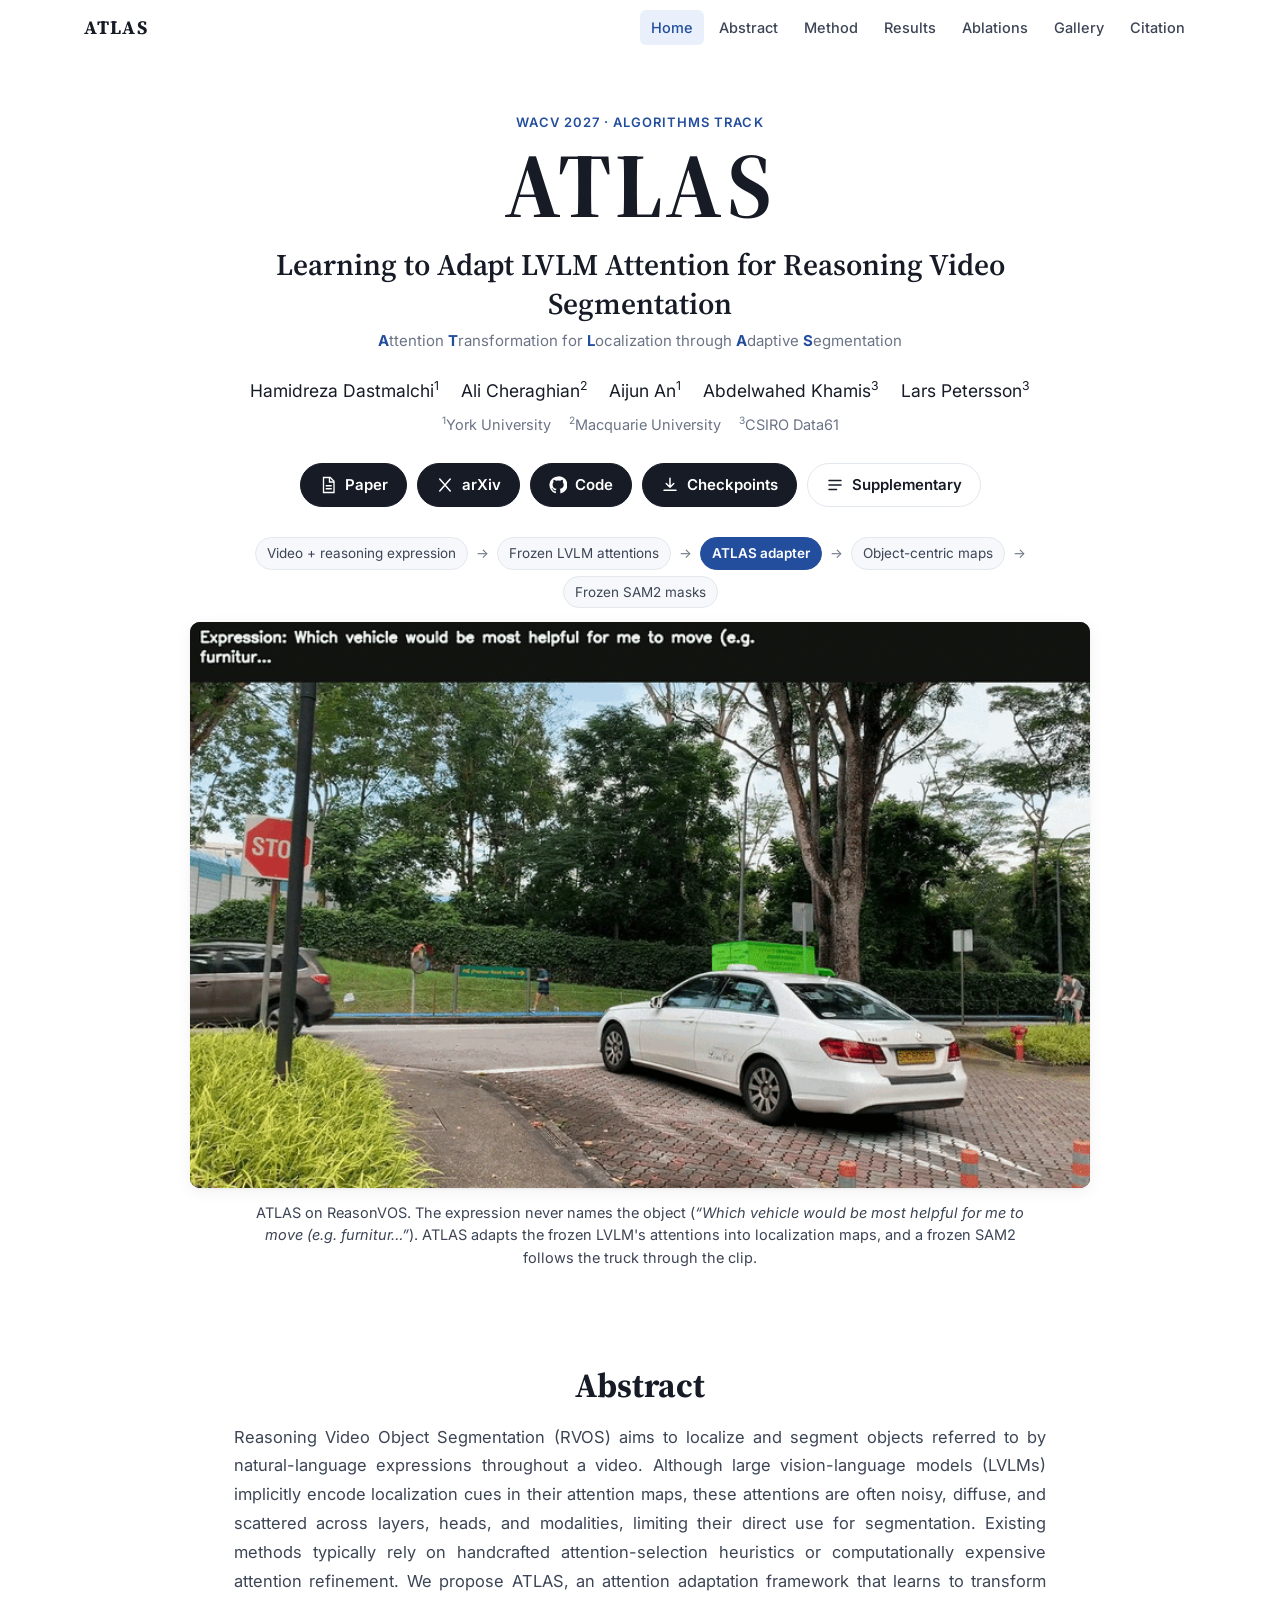
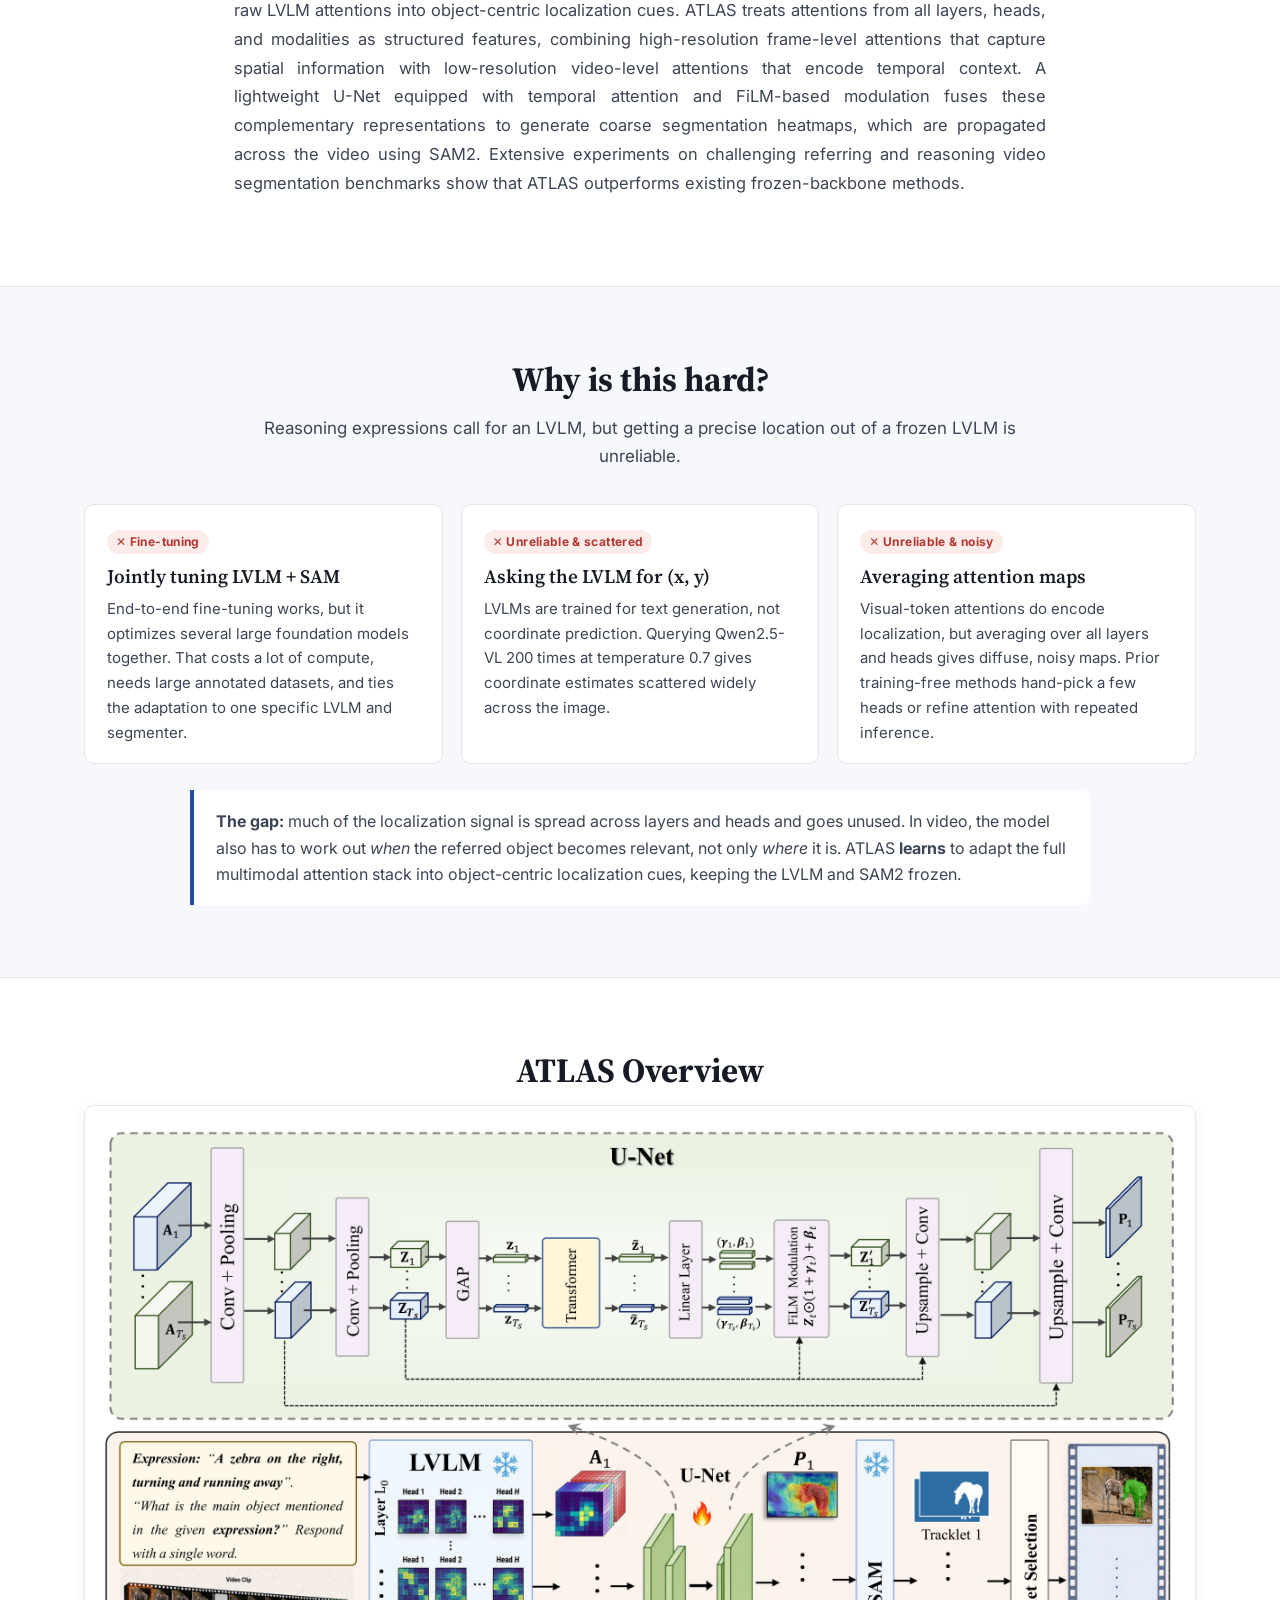
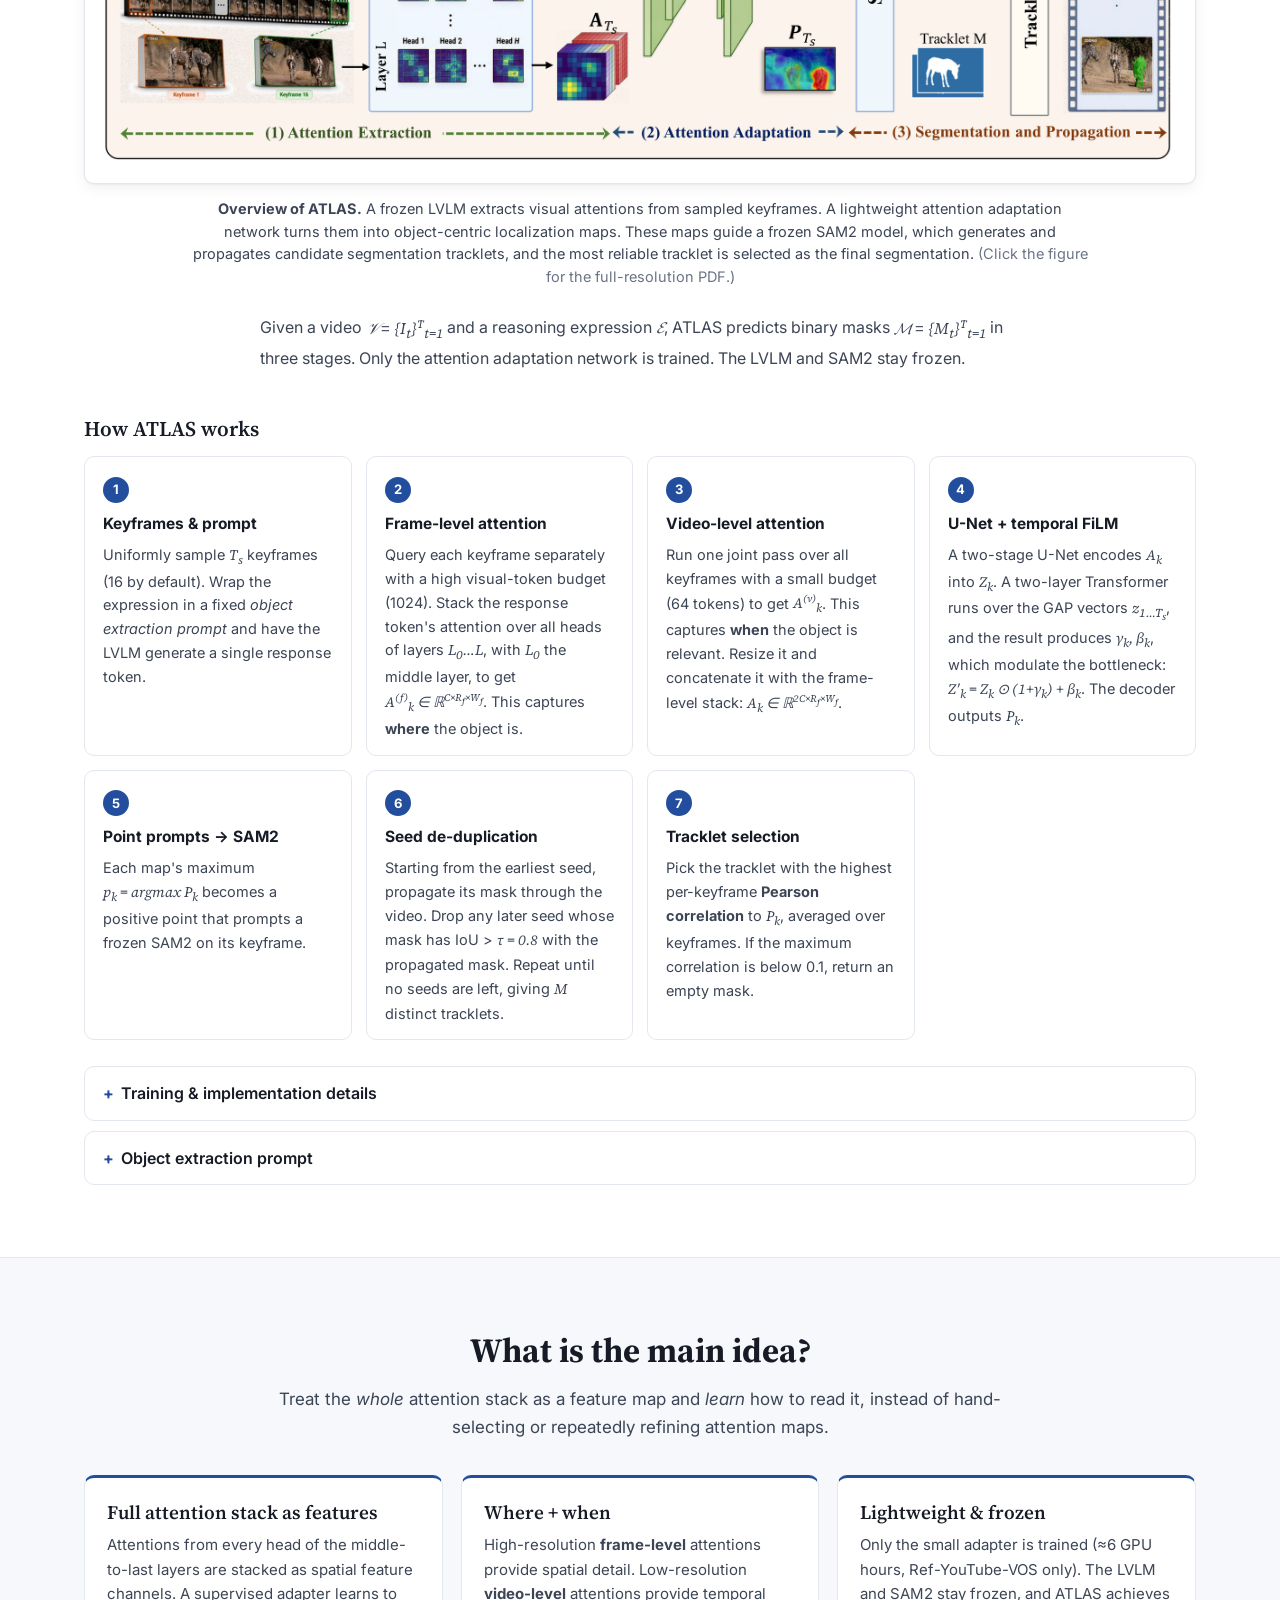
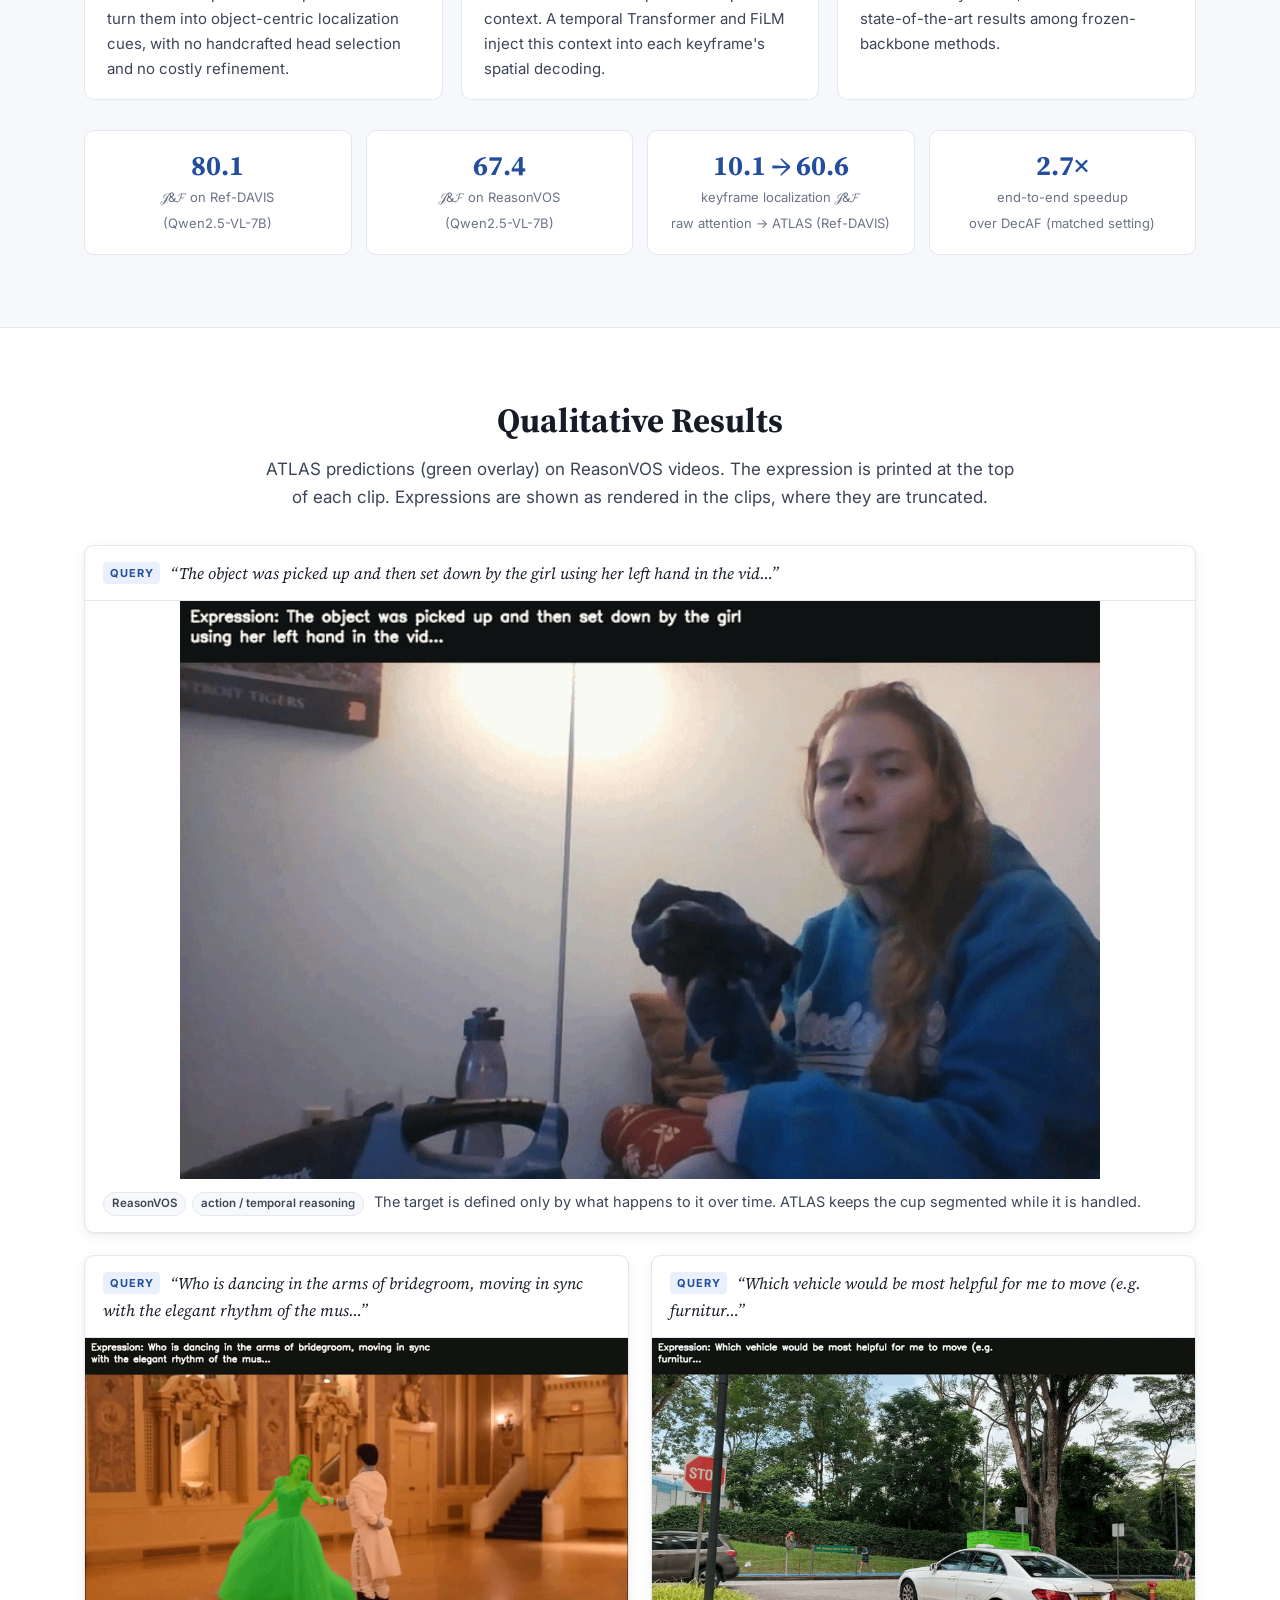
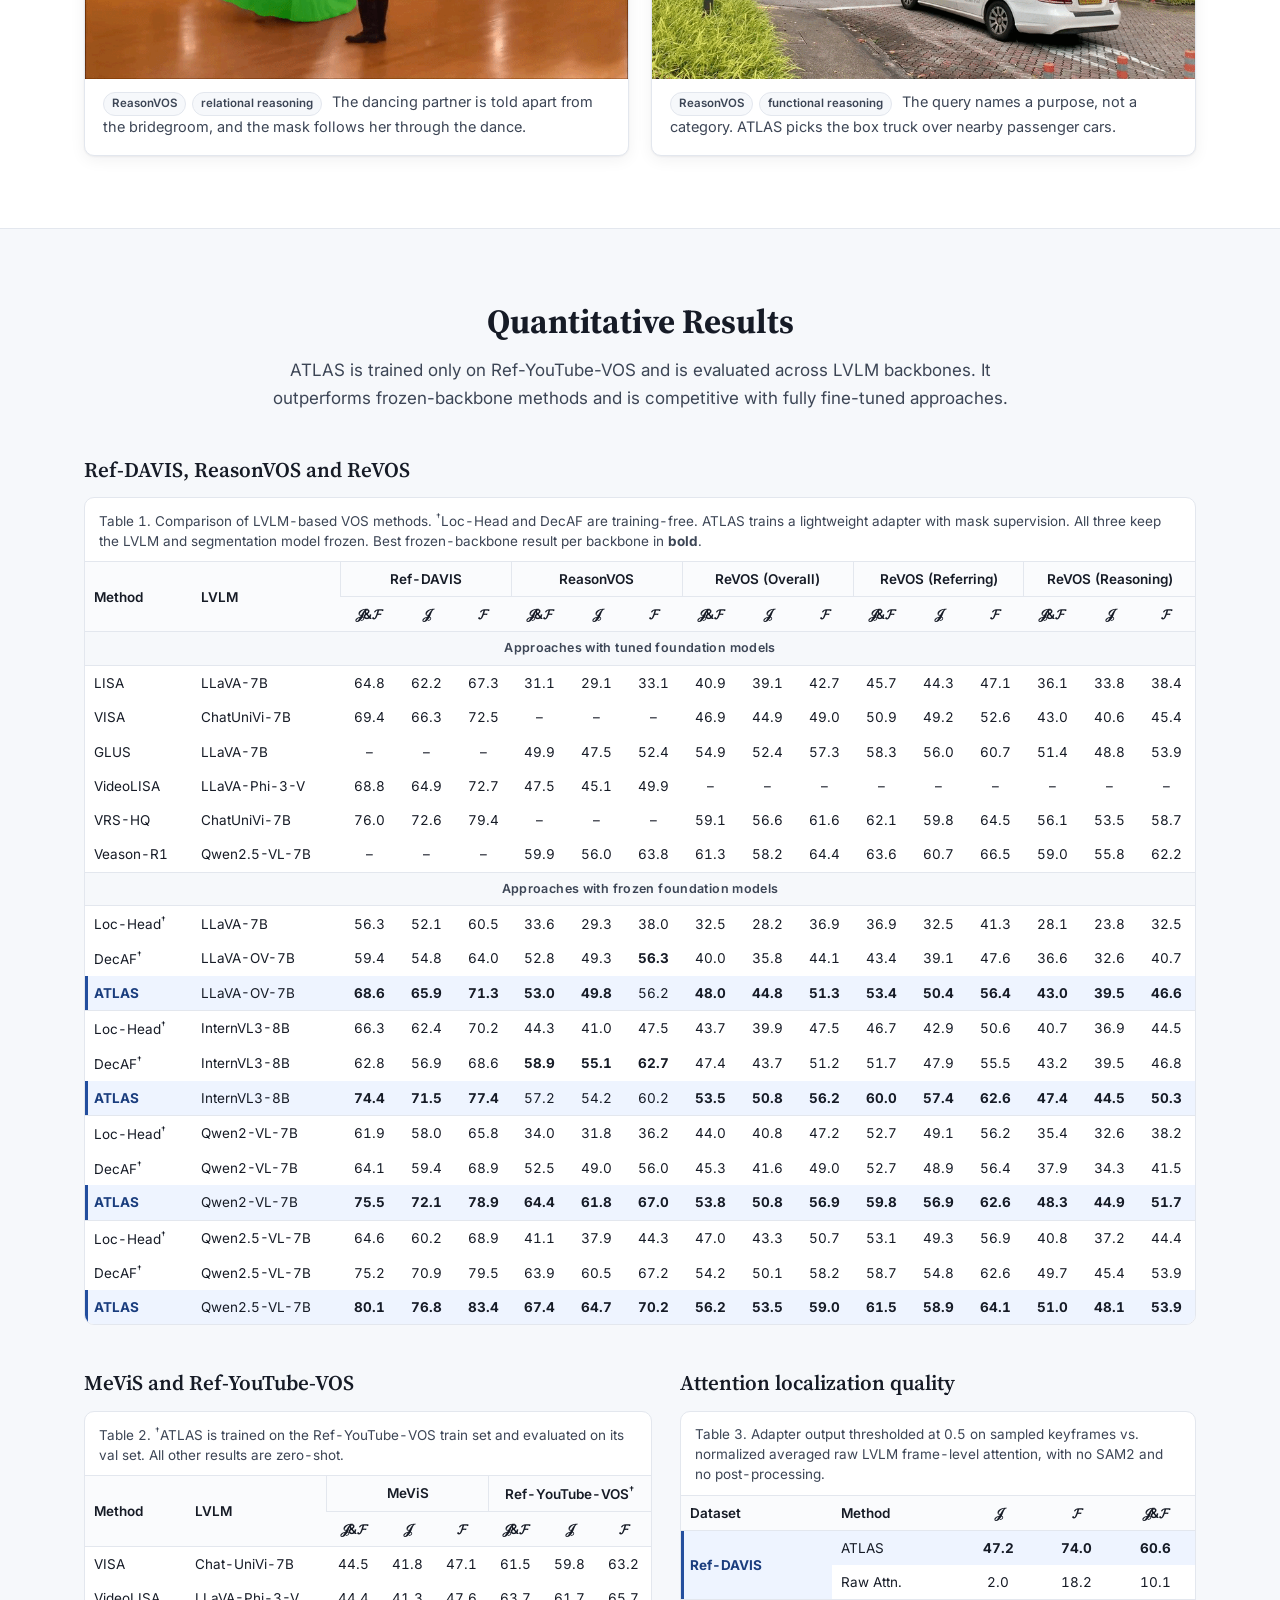
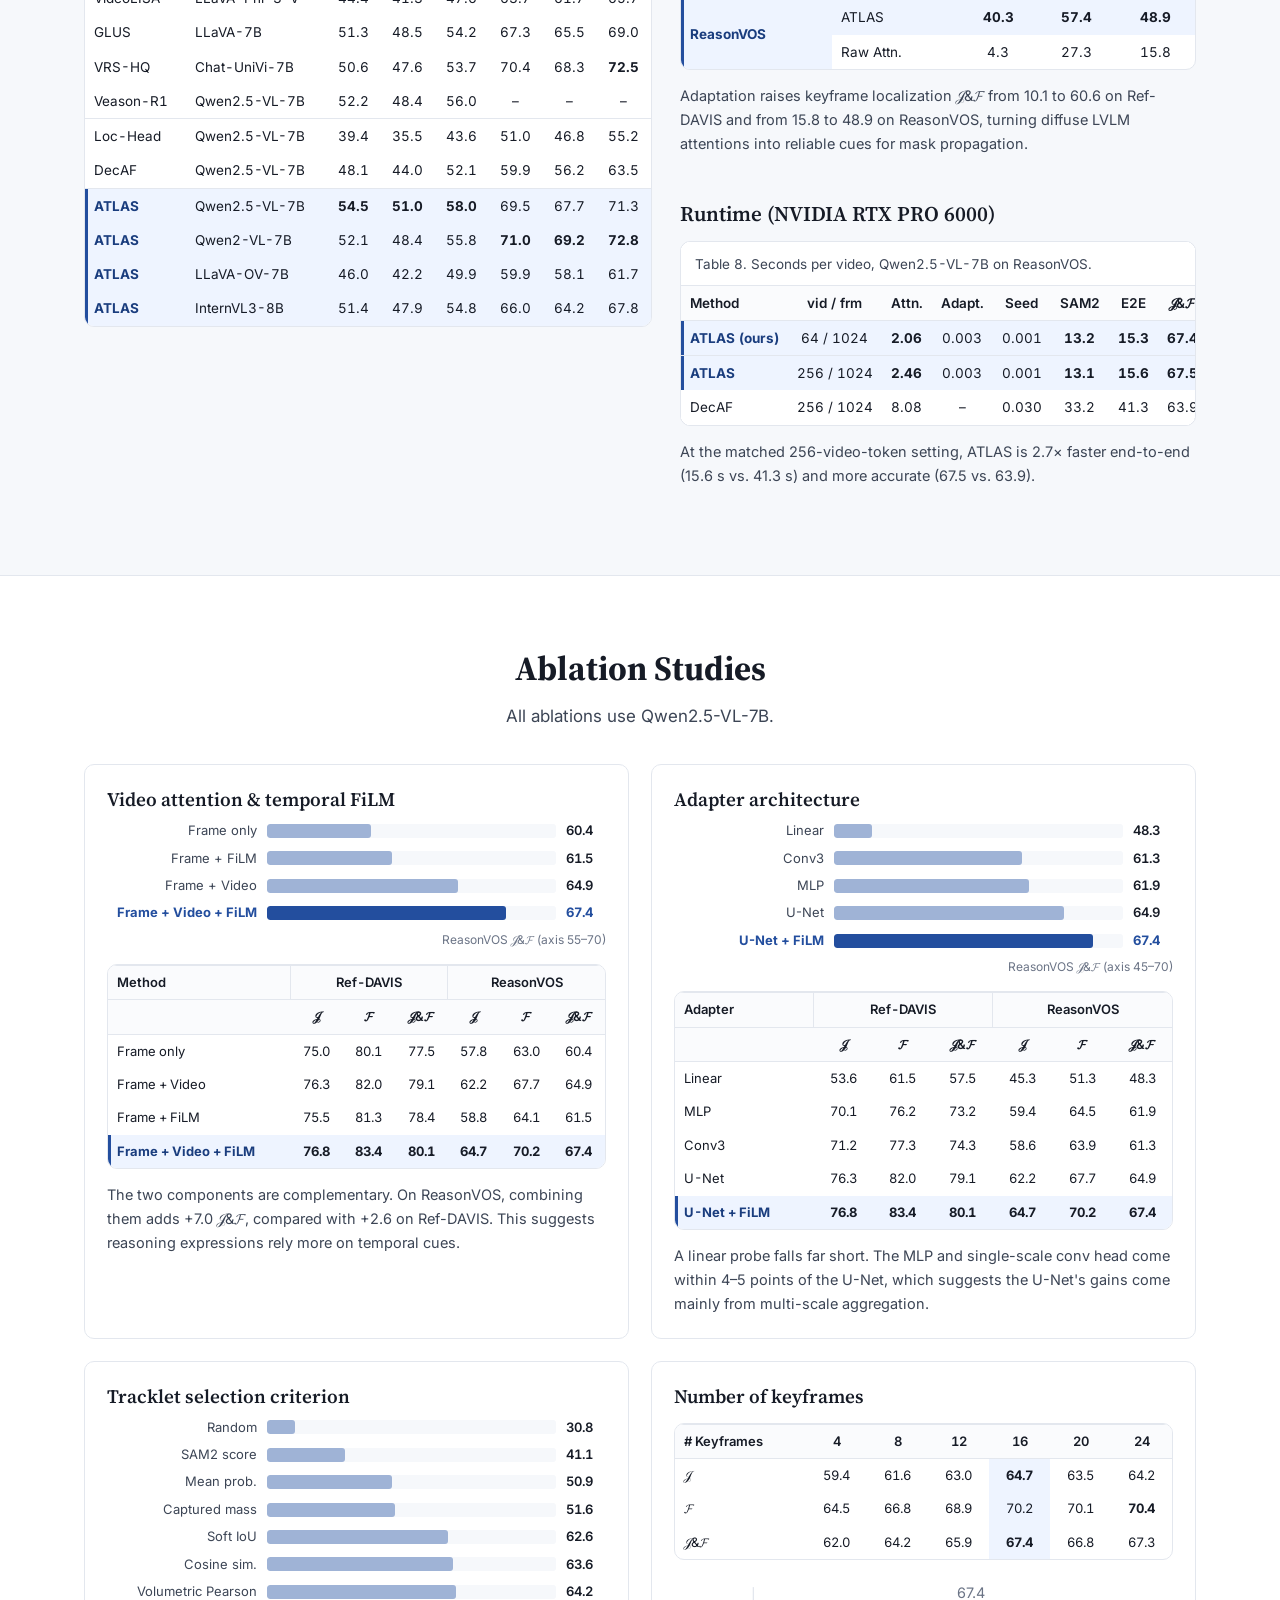
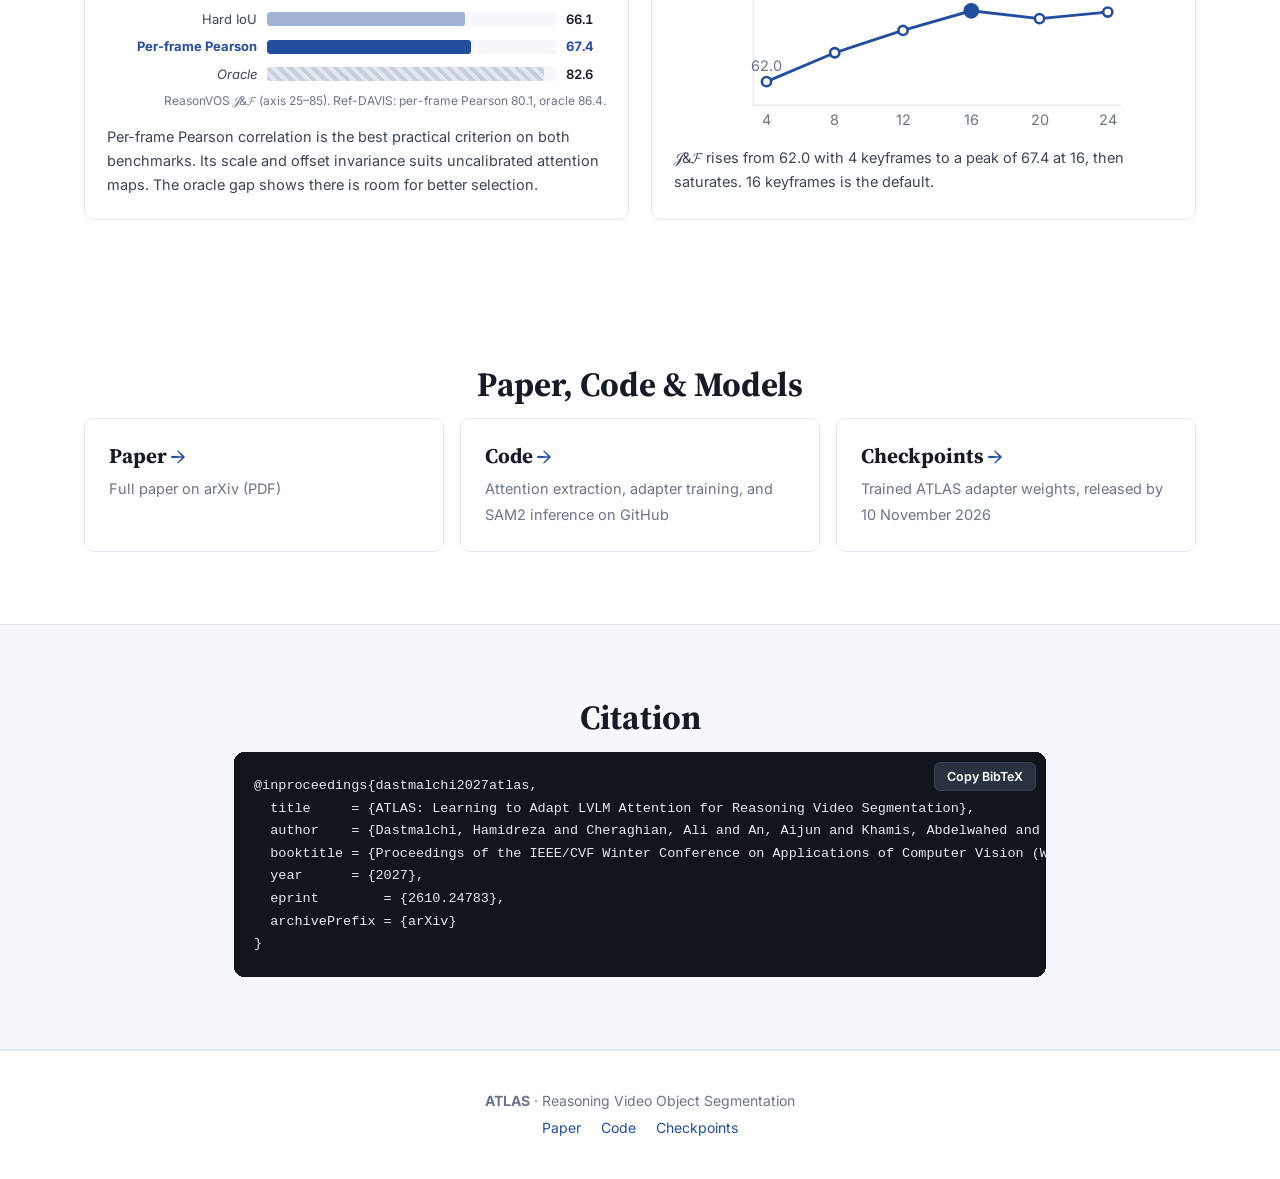
<file: index.html>
<!doctype html>
<html lang="en">
<head>
  <meta charset="utf-8">
  <meta name="viewport" content="width=device-width, initial-scale=1">
  <title>ATLAS: Learning to Adapt LVLM Attention for Reasoning Video Segmentation</title>
  <meta name="description" content="ATLAS learns to transform raw LVLM attentions into object-centric localization cues for reasoning video object segmentation, using a lightweight U-Net with temporal attention and FiLM modulation and a frozen SAM2.">
  <meta property="og:type" content="website">
  <meta property="og:title" content="ATLAS: Learning to Adapt LVLM Attention for Reasoning Video Segmentation">
  <meta property="og:description" content="A lightweight attention adaptation network turns frozen-LVLM attentions into object-centric localization maps that prompt a frozen SAM2.">
  <meta property="og:image" content="https://hamidreza-136.github.io/atlas/assets/images/atlas_social_preview.jpg">
  <meta name="twitter:card" content="summary_large_image">
  <meta name="twitter:title" content="ATLAS: Learning to Adapt LVLM Attention for Reasoning Video Segmentation">
  <meta name="twitter:image" content="https://hamidreza-136.github.io/atlas/assets/images/atlas_social_preview.jpg">
  <link rel="icon" href="data:image/svg+xml,%3Csvg xmlns='http://www.w3.org/2000/svg' viewBox='0 0 32 32'%3E%3Crect width='32' height='32' rx='7' fill='%23234e9e'/%3E%3Ctext x='16' y='23' font-family='Georgia' font-size='20' font-weight='700' fill='white' text-anchor='middle'%3EA%3C/text%3E%3C/svg%3E">
  <link rel="preconnect" href="https://fonts.googleapis.com">
  <link rel="preconnect" href="https://fonts.gstatic.com" crossorigin>
  <link href="https://fonts.googleapis.com/css2?family=Inter:wght@400;500;600;700&family=Source+Serif+4:opsz,wght@8..60,500;8..60,600;8..60,700&family=JetBrains+Mono:wght@400&display=swap" rel="stylesheet">
  <link rel="stylesheet" href="css/style.css">
</head>
<body>
<a class="skip" href="#main">Skip to content</a>

<header class="nav" id="nav">
  <div class="nav-inner">
    <a class="brand" href="#home">ATLAS</a>
    <button class="nav-toggle" aria-label="Toggle navigation" aria-expanded="false" aria-controls="nav-links">
      <span></span><span></span><span></span>
    </button>
    <nav id="nav-links" class="nav-links" aria-label="Sections">
      <a href="#home">Home</a>
      <a href="#abstract">Abstract</a>
      <a href="#method">Method</a>
      <a href="#results">Results</a>
      <a href="#ablations">Ablations</a>
      <a href="#gallery">Gallery</a>
      <a href="#citation">Citation</a>
    </nav>
  </div>
</header>

<main id="main">

<!-- ================= HERO ================= -->
<section class="hero" id="home">
  <div class="wrap narrow center">
    <p class="venue">WACV 2027 · Algorithms Track</p>
    <h1 class="acronym">ATLAS</h1>
    <p class="title">Learning to Adapt LVLM Attention for Reasoning Video Segmentation</p>
    <p class="expansion"><b>A</b>ttention <b>T</b>ransformation for <b>L</b>ocalization through <b>A</b>daptive <b>S</b>egmentation</p>

    <p class="authors">
      <span>Hamidreza Dastmalchi<sup>1</sup></span>
      <span>Ali Cheraghian<sup>2</sup></span>
      <span>Aijun An<sup>1</sup></span>
      <span>Abdelwahed Khamis<sup>3</sup></span>
      <span>Lars Petersson<sup>3</sup></span>
    </p>
    <p class="affils"><span><sup>1</sup>York University</span> <span><sup>2</sup>Macquarie University</span> <span><sup>3</sup>CSIRO Data61</span></p>

    <div class="links">
      <a class="btn" href="https://arxiv.org/pdf/2610.24783"><svg viewBox="0 0 24 24" aria-hidden="true"><path d="M6 2h9l5 5v15H6z" fill="none" stroke="currentColor" stroke-width="1.8"/><path d="M14 2v6h6M9 13h8M9 17h8" stroke="currentColor" stroke-width="1.8" fill="none"/></svg>Paper</a>
      <a class="btn" href="https://arxiv.org/abs/2610.24783"><svg viewBox="0 0 24 24" aria-hidden="true"><path d="M5 4l14 16M19 4L5 20" stroke="currentColor" stroke-width="2" fill="none" stroke-linecap="round"/></svg>arXiv</a>
      <a class="btn" href="https://github.com/hamidreza-136/ATLAS-CODE"><svg viewBox="0 0 24 24" aria-hidden="true"><path fill="currentColor" d="M12 .5a11.5 11.5 0 0 0-3.6 22.4c.6.1.8-.3.8-.6v-2c-3.2.7-3.9-1.5-3.9-1.5-.5-1.3-1.3-1.7-1.3-1.7-1-.7.1-.7.1-.7 1.2.1 1.8 1.2 1.8 1.2 1 1.8 2.8 1.3 3.5 1 .1-.8.4-1.3.7-1.6-2.6-.3-5.3-1.3-5.3-5.7 0-1.3.5-2.3 1.2-3.1-.1-.3-.5-1.5.1-3.1 0 0 1-.3 3.2 1.2a11 11 0 0 1 5.8 0c2.2-1.5 3.2-1.2 3.2-1.2.6 1.6.2 2.8.1 3.1.8.8 1.2 1.8 1.2 3.1 0 4.4-2.7 5.4-5.3 5.7.4.4.8 1.1.8 2.2v3.3c0 .3.2.7.8.6A11.5 11.5 0 0 0 12 .5z"/></svg>Code</a>
      <a class="btn" href="coming-soon.html?item=checkpoints"><svg viewBox="0 0 24 24" aria-hidden="true"><path d="M12 3v12m0 0l-5-5m5 5l5-5M4 19h16" stroke="currentColor" stroke-width="2" fill="none" stroke-linecap="round" stroke-linejoin="round"/></svg>Checkpoints</a>
      <a class="btn ghost" href="assets/docs/atlas_supplementary.pdf" target="_blank" rel="noopener"><svg viewBox="0 0 24 24" aria-hidden="true"><path d="M4 6h16M4 12h16M4 18h10" stroke="currentColor" stroke-width="2" fill="none" stroke-linecap="round"/></svg>Supplementary</a>
    </div>
  </div>

  <!-- ================= TEASER ================= -->
  <div class="wrap teaser">
    <figure class="teaser-fig">
      <div class="teaser-flow" aria-hidden="true">
        <span>Video + reasoning expression</span><i>→</i>
        <span>Frozen LVLM attentions</span><i>→</i>
        <span class="hl">ATLAS adapter</span><i>→</i>
        <span>Object-centric maps</span><i>→</i>
        <span>Frozen SAM2 masks</span>
      </div>
      <img src="assets/gifs/reasonvos_example_01_vehicle.gif" width="800" height="503"
           alt="ATLAS segmenting a green moving truck across a ReasonVOS video for the expression 'Which vehicle would be most helpful for me to move (e.g. furniture…'">
      <figcaption>
        ATLAS on ReasonVOS. The expression never names the object (<em>“Which vehicle would be most helpful for me to move (e.g. furnitur…”</em>). ATLAS adapts the frozen LVLM's attentions into localization maps, and a frozen SAM2 follows the truck through the clip.
      </figcaption>
    </figure>
  </div>
</section>

<!-- ================= ABSTRACT ================= -->
<section id="abstract" class="section">
  <div class="wrap narrow">
    <h2>Abstract</h2>
    <p class="abstract">
      Reasoning Video Object Segmentation (RVOS) aims to localize and segment objects referred to by natural-language expressions throughout a video. Although large vision-language models (LVLMs) implicitly encode localization cues in their attention maps, these attentions are often noisy, diffuse, and scattered across layers, heads, and modalities, limiting their direct use for segmentation. Existing methods typically rely on handcrafted attention-selection heuristics or computationally expensive attention refinement. We propose ATLAS, an attention adaptation framework that learns to transform raw LVLM attentions into object-centric localization cues. ATLAS treats attentions from all layers, heads, and modalities as structured features, combining high-resolution frame-level attentions that capture spatial information with low-resolution video-level attentions that encode temporal context. A lightweight U-Net equipped with temporal attention and FiLM-based modulation fuses these complementary representations to generate coarse segmentation heatmaps, which are propagated across the video using SAM2. Extensive experiments on challenging referring and reasoning video segmentation benchmarks show that ATLAS outperforms existing frozen-backbone methods.
    </p>
  </div>
</section>

<!-- ================= MOTIVATION ================= -->
<section id="motivation" class="section alt">
  <div class="wrap">
    <h2>Why is this hard?</h2>
    <p class="lead center narrow-text">Reasoning expressions call for an LVLM, but getting a precise location out of a frozen LVLM is unreliable.</p>
    <div class="cards three">
      <article class="card">
        <div class="card-tag bad">✕ Fine-tuning</div>
        <h3>Jointly tuning LVLM + SAM</h3>
        <p>End-to-end fine-tuning works, but it optimizes several large foundation models together. That costs a lot of compute, needs large annotated datasets, and ties the adaptation to one specific LVLM and segmenter.</p>
      </article>
      <article class="card">
        <div class="card-tag bad">✕ Unreliable &amp; scattered</div>
        <h3>Asking the LVLM for (x, y)</h3>
        <p>LVLMs are trained for text generation, not coordinate prediction. Querying Qwen2.5-VL 200 times at temperature 0.7 gives coordinate estimates scattered widely across the image.</p>
      </article>
      <article class="card">
        <div class="card-tag bad">✕ Unreliable &amp; noisy</div>
        <h3>Averaging attention maps</h3>
        <p>Visual-token attentions do encode localization, but averaging over all layers and heads gives diffuse, noisy maps. Prior training-free methods hand-pick a few heads or refine attention with repeated inference.</p>
      </article>
    </div>
    <div class="callout">
      <p><b>The gap:</b> much of the localization signal is spread across layers and heads and goes unused. In video, the model also has to work out <em>when</em> the referred object becomes relevant, not only <em>where</em> it is. ATLAS <b>learns</b> to adapt the full multimodal attention stack into object-centric localization cues, keeping the LVLM and SAM2 frozen.</p>
    </div>
  </div>
</section>

<!-- ================= METHOD ================= -->
<section id="method" class="section">
  <div class="wrap">
    <h2>ATLAS Overview</h2>
    <figure class="arch">
      <a href="assets/figures/atlas_architecture.pdf" target="_blank" rel="noopener">
        <img src="assets/figures/atlas_architecture.png" width="2400" height="1440" alt="ATLAS architecture. (1) Attention Extraction: the expression with an object-extraction prompt and keyframes 1 to 16 of the video clip go into a frozen LVLM; attention maps from heads 1 to H of layers L0 to L are stacked into tensors A1 to ATs. (2) Attention Adaptation: a U-Net with Conv + Pooling encoders, GAP, a Transformer, a linear layer producing (gamma, beta), FiLM modulation Z(1+gamma)+beta, and Upsample + Conv decoders with skip connections outputs localization maps P1 to PTs. (3) Segmentation and Propagation: a frozen SAM produces tracklets 1 to M, and Tracklet Selection gives the final segmentation.">
      </a>
      <figcaption><b>Overview of ATLAS.</b> A frozen LVLM extracts visual attentions from sampled keyframes. A lightweight attention adaptation network turns them into object-centric localization maps. These maps guide a frozen SAM2 model, which generates and propagates candidate segmentation tracklets, and the most reliable tracklet is selected as the final segmentation. <span class="muted">(Click the figure for the full-resolution PDF.)</span></figcaption>
    </figure>

    <div class="method-text narrow-text">
      <p>Given a video <span class="m">𝒱 = {I<sub>t</sub>}<sup>T</sup><sub>t=1</sub></span> and a reasoning expression <span class="m">𝓔</span>, ATLAS predicts binary masks <span class="m">𝓜 = {M<sub>t</sub>}<sup>T</sup><sub>t=1</sub></span> in three stages. Only the attention adaptation network is trained. The LVLM and SAM2 stay frozen.</p>
    </div>

    <h3 class="sub" id="how">How ATLAS works</h3>
    <ol class="steps">
      <li>
        <span class="num">1</span>
        <h4>Keyframes &amp; prompt</h4>
        <p>Uniformly sample <span class="m">T<sub>s</sub></span> keyframes (16 by default). Wrap the expression in a fixed <em>object extraction prompt</em> and have the LVLM generate a single response token.</p>
      </li>
      <li>
        <span class="num">2</span>
        <h4>Frame-level attention</h4>
        <p>Query each keyframe separately with a high visual-token budget (1024). Stack the response token's attention over all heads of layers <span class="m">L<sub>0</sub>…L</span>, with <span class="m">L<sub>0</sub></span> the middle layer, to get <span class="m">A<sup>(f)</sup><sub>k</sub> ∈ ℝ<sup>C×R<sub>f</sub>×W<sub>f</sub></sup></span>. This captures <b>where</b> the object is.</p>
      </li>
      <li>
        <span class="num">3</span>
        <h4>Video-level attention</h4>
        <p>Run one joint pass over all keyframes with a small budget (64 tokens) to get <span class="m">A<sup>(v)</sup><sub>k</sub></span>. This captures <b>when</b> the object is relevant. Resize it and concatenate it with the frame-level stack: <span class="m">A<sub>k</sub> ∈ ℝ<sup>2C×R<sub>f</sub>×W<sub>f</sub></sup></span>.</p>
      </li>
      <li>
        <span class="num">4</span>
        <h4>U-Net + temporal FiLM</h4>
        <p>A two-stage U-Net encodes <span class="m">A<sub>k</sub></span> into <span class="m">Z<sub>k</sub></span>. A two-layer Transformer runs over the GAP vectors <span class="m">z<sub>1…T<sub>s</sub></sub></span>, and the result produces <span class="m">γ<sub>k</sub>, β<sub>k</sub></span>, which modulate the bottleneck: <span class="m">Z′<sub>k</sub> = Z<sub>k</sub> ⊙ (1+γ<sub>k</sub>) + β<sub>k</sub></span>. The decoder outputs <span class="m">P<sub>k</sub></span>.</p>
      </li>
      <li>
        <span class="num">5</span>
        <h4>Point prompts → SAM2</h4>
        <p>Each map's maximum <span class="m">p<sub>k</sub> = argmax P<sub>k</sub></span> becomes a positive point that prompts a frozen SAM2 on its keyframe.</p>
      </li>
      <li>
        <span class="num">6</span>
        <h4>Seed de-duplication</h4>
        <p>Starting from the earliest seed, propagate its mask through the video. Drop any later seed whose mask has IoU &gt; <span class="m">τ = 0.8</span> with the propagated mask. Repeat until no seeds are left, giving <span class="m">M</span> distinct tracklets.</p>
      </li>
      <li>
        <span class="num">7</span>
        <h4>Tracklet selection</h4>
        <p>Pick the tracklet with the highest per-keyframe <b>Pearson correlation</b> to <span class="m">P<sub>k</sub></span>, averaged over keyframes. If the maximum correlation is below 0.1, return an empty mask.</p>
      </li>
    </ol>

    <div class="details">
      <details>
        <summary>Training &amp; implementation details</summary>
        <div class="details-body">
          <ul>
            <li><b>Loss:</b> <span class="m">𝓛 = 𝓛<sub>BCE</sub> + 𝓛<sub>Dice</sub></span> between <span class="m">P<sub>k</sub></span> and the ground-truth mask <span class="m">M<sub>t<sub>k</sub></sub></span>.</li>
            <li><b>Adapter:</b> U-Net with two encoder and two decoder stages of two 3×3 convolutions each, BN + ReLU, and a 512-d bottleneck. Input is <span class="m">2C = 784</span> channels (<span class="m">C = 392</span> per modality) on a 24×42 grid. Temporal Transformer: 2 layers, 4 heads.</li>
            <li><b>Training data:</b> Ref-YouTube-VOS training split only.</li>
            <li><b>Optimization:</b> AdamW, lr 1×10<sup>−4</sup> → 1×10<sup>−5</sup> (linear decay), weight decay 10<sup>−4</sup>, batch size 8 clips, 20 epochs. About 6 GPU hours on a single NVIDIA RTX Pro 6000.</li>
            <li><b>Backbones:</b> LLaVA-OV-7B, InternVL3-8B, Qwen2-VL-7B, Qwen2.5-VL-7B. Segmentation model: SAM2-Hiera-Large.</li>
          </ul>
        </div>
      </details>
      <details>
        <summary>Object extraction prompt</summary>
        <div class="details-body">
          <pre class="prompt">{Expression}

What is the main object (or objects) referred to in the given expression or question?
Focus on the primary subject or agent involved in the described action or behavior.
Respond with a single word (e.g., "cat", "person", "dog") that best describes the target object(s).</pre>
        </div>
      </details>
    </div>
  </div>
</section>

<!-- ================= NOVELTY ================= -->
<section id="novelty" class="section alt">
  <div class="wrap">
    <h2>What is the main idea?</h2>
    <p class="lead center narrow-text">Treat the <em>whole</em> attention stack as a feature map and <em>learn</em> how to read it, instead of hand-selecting or repeatedly refining attention maps.</p>
    <div class="cards three">
      <article class="card accent">
        <h3>Full attention stack as features</h3>
        <p>Attentions from every head of the middle-to-last layers are stacked as spatial feature channels. A supervised adapter learns to turn them into object-centric localization cues, with no handcrafted head selection and no costly refinement.</p>
      </article>
      <article class="card accent">
        <h3>Where + when</h3>
        <p>High-resolution <b>frame-level</b> attentions provide spatial detail. Low-resolution <b>video-level</b> attentions provide temporal context. A temporal Transformer and FiLM inject this context into each keyframe's spatial decoding.</p>
      </article>
      <article class="card accent">
        <h3>Lightweight &amp; frozen</h3>
        <p>Only the small adapter is trained (≈6 GPU hours, Ref-YouTube-VOS only). The LVLM and SAM2 stay frozen, and ATLAS achieves state-of-the-art results among frozen-backbone methods.</p>
      </article>
    </div>

    <div class="stat-row" role="list">
      <div class="stat" role="listitem"><b>80.1</b><span>𝒥&amp;𝓕 on Ref-DAVIS<br>(Qwen2.5-VL-7B)</span></div>
      <div class="stat" role="listitem"><b>67.4</b><span>𝒥&amp;𝓕 on ReasonVOS<br>(Qwen2.5-VL-7B)</span></div>
      <div class="stat" role="listitem"><b>10.1 → 60.6</b><span>keyframe localization 𝒥&amp;𝓕<br>raw attention → ATLAS (Ref-DAVIS)</span></div>
      <div class="stat" role="listitem"><b>2.7×</b><span>end-to-end speedup<br>over DecAF (matched setting)</span></div>
    </div>
  </div>
</section>

<!-- ================= QUALITATIVE GIFS ================= -->
<section id="gallery" class="section">
  <div class="wrap">
    <h2>Qualitative Results</h2>
    <p class="lead center narrow-text">ATLAS predictions (green overlay) on ReasonVOS videos. The expression is printed at the top of each clip. Expressions are shown as rendered in the clips, where they are truncated.</p>
    <div class="gallery">
      <figure class="g-item wide">
        <div class="query"><span class="q-label">Query</span>“The object was picked up and then set down by the girl using her left hand in the vid…”</div>
        <img loading="lazy" src="assets/gifs/reasonvos_example_02_object_picked_up.gif" width="800" height="503"
             alt="ATLAS segments the cup that a girl picks up and puts down in an indoor video.">
        <figcaption><span class="pill">ReasonVOS</span><span class="pill">action / temporal reasoning</span> The target is defined only by what happens to it over time. ATLAS keeps the cup segmented while it is handled.</figcaption>
      </figure>
      <figure class="g-item">
        <div class="query"><span class="q-label">Query</span>“Who is dancing in the arms of bridegroom, moving in sync with the elegant rhythm of the mus…”</div>
        <img loading="lazy" src="assets/gifs/reasonvos_example_03_dancer.gif" width="800" height="503"
             alt="ATLAS segments the woman in a green gown dancing with a groom in a ballroom.">
        <figcaption><span class="pill">ReasonVOS</span><span class="pill">relational reasoning</span> The dancing partner is told apart from the bridegroom, and the mask follows her through the dance.</figcaption>
      </figure>
      <figure class="g-item">
        <div class="query"><span class="q-label">Query</span>“Which vehicle would be most helpful for me to move (e.g. furnitur…”</div>
        <img loading="lazy" src="assets/gifs/reasonvos_example_01_vehicle.gif" width="800" height="503"
             alt="ATLAS segments a moving box truck while passenger cars are ignored.">
        <figcaption><span class="pill">ReasonVOS</span><span class="pill">functional reasoning</span> The query names a purpose, not a category. ATLAS picks the box truck over nearby passenger cars.</figcaption>
      </figure>
    </div>
  </div>
</section>

<!-- ================= QUANTITATIVE ================= -->
<section id="results" class="section alt">
  <div class="wrap">
    <h2>Quantitative Results</h2>
    <p class="lead center narrow-text">ATLAS is trained only on Ref-YouTube-VOS and is evaluated across LVLM backbones. It outperforms frozen-backbone methods and is competitive with fully fine-tuned approaches.</p>

    <h3 class="sub">Ref-DAVIS, ReasonVOS and ReVOS</h3>
    <div class="table-wrap">
      <table class="results">
        <caption>Table 1. Comparison of LVLM-based VOS methods. <sup>†</sup>Loc-Head and DecAF are training-free. ATLAS trains a lightweight adapter with mask supervision. All three keep the LVLM and segmentation model frozen. Best frozen-backbone result per backbone in <b>bold</b>.</caption>
        <thead>
          <tr><th rowspan="2" class="l">Method</th><th rowspan="2" class="l">LVLM</th><th colspan="3">Ref-DAVIS</th><th colspan="3">ReasonVOS</th><th colspan="3">ReVOS (Overall)</th><th colspan="3">ReVOS (Referring)</th><th colspan="3">ReVOS (Reasoning)</th></tr>
          <tr><th>𝒥&amp;𝓕</th><th>𝒥</th><th>𝓕</th><th>𝒥&amp;𝓕</th><th>𝒥</th><th>𝓕</th><th>𝒥&amp;𝓕</th><th>𝒥</th><th>𝓕</th><th>𝒥&amp;𝓕</th><th>𝒥</th><th>𝓕</th><th>𝒥&amp;𝓕</th><th>𝒥</th><th>𝓕</th></tr>
        </thead>
        <tbody>
          <tr class="group"><td colspan="17">Approaches with tuned foundation models</td></tr>
          <tr><td class="l">LISA</td><td class="l">LLaVA-7B</td><td>64.8</td><td>62.2</td><td>67.3</td><td>31.1</td><td>29.1</td><td>33.1</td><td>40.9</td><td>39.1</td><td>42.7</td><td>45.7</td><td>44.3</td><td>47.1</td><td>36.1</td><td>33.8</td><td>38.4</td></tr>
          <tr><td class="l">VISA</td><td class="l">ChatUniVi-7B</td><td>69.4</td><td>66.3</td><td>72.5</td><td>–</td><td>–</td><td>–</td><td>46.9</td><td>44.9</td><td>49.0</td><td>50.9</td><td>49.2</td><td>52.6</td><td>43.0</td><td>40.6</td><td>45.4</td></tr>
          <tr><td class="l">GLUS</td><td class="l">LLaVA-7B</td><td>–</td><td>–</td><td>–</td><td>49.9</td><td>47.5</td><td>52.4</td><td>54.9</td><td>52.4</td><td>57.3</td><td>58.3</td><td>56.0</td><td>60.7</td><td>51.4</td><td>48.8</td><td>53.9</td></tr>
          <tr><td class="l">VideoLISA</td><td class="l">LLaVA-Phi-3-V</td><td>68.8</td><td>64.9</td><td>72.7</td><td>47.5</td><td>45.1</td><td>49.9</td><td>–</td><td>–</td><td>–</td><td>–</td><td>–</td><td>–</td><td>–</td><td>–</td><td>–</td></tr>
          <tr><td class="l">VRS-HQ</td><td class="l">ChatUniVi-7B</td><td>76.0</td><td>72.6</td><td>79.4</td><td>–</td><td>–</td><td>–</td><td>59.1</td><td>56.6</td><td>61.6</td><td>62.1</td><td>59.8</td><td>64.5</td><td>56.1</td><td>53.5</td><td>58.7</td></tr>
          <tr><td class="l">Veason-R1</td><td class="l">Qwen2.5-VL-7B</td><td>–</td><td>–</td><td>–</td><td>59.9</td><td>56.0</td><td>63.8</td><td>61.3</td><td>58.2</td><td>64.4</td><td>63.6</td><td>60.7</td><td>66.5</td><td>59.0</td><td>55.8</td><td>62.2</td></tr>
          <tr class="group"><td colspan="17">Approaches with frozen foundation models</td></tr>
          <tr class="sep"><td class="l">Loc-Head<sup>†</sup></td><td class="l">LLaVA-7B</td><td>56.3</td><td>52.1</td><td>60.5</td><td>33.6</td><td>29.3</td><td>38.0</td><td>32.5</td><td>28.2</td><td>36.9</td><td>36.9</td><td>32.5</td><td>41.3</td><td>28.1</td><td>23.8</td><td>32.5</td></tr>
          <tr><td class="l">DecAF<sup>†</sup></td><td class="l">LLaVA-OV-7B</td><td>59.4</td><td>54.8</td><td>64.0</td><td>52.8</td><td>49.3</td><td><b>56.3</b></td><td>40.0</td><td>35.8</td><td>44.1</td><td>43.4</td><td>39.1</td><td>47.6</td><td>36.6</td><td>32.6</td><td>40.7</td></tr>
          <tr class="ours"><td class="l">ATLAS</td><td class="l">LLaVA-OV-7B</td><td><b>68.6</b></td><td><b>65.9</b></td><td><b>71.3</b></td><td><b>53.0</b></td><td><b>49.8</b></td><td>56.2</td><td><b>48.0</b></td><td><b>44.8</b></td><td><b>51.3</b></td><td><b>53.4</b></td><td><b>50.4</b></td><td><b>56.4</b></td><td><b>43.0</b></td><td><b>39.5</b></td><td><b>46.6</b></td></tr>
          <tr class="sep"><td class="l">Loc-Head<sup>†</sup></td><td class="l">InternVL3-8B</td><td>66.3</td><td>62.4</td><td>70.2</td><td>44.3</td><td>41.0</td><td>47.5</td><td>43.7</td><td>39.9</td><td>47.5</td><td>46.7</td><td>42.9</td><td>50.6</td><td>40.7</td><td>36.9</td><td>44.5</td></tr>
          <tr><td class="l">DecAF<sup>†</sup></td><td class="l">InternVL3-8B</td><td>62.8</td><td>56.9</td><td>68.6</td><td><b>58.9</b></td><td><b>55.1</b></td><td><b>62.7</b></td><td>47.4</td><td>43.7</td><td>51.2</td><td>51.7</td><td>47.9</td><td>55.5</td><td>43.2</td><td>39.5</td><td>46.8</td></tr>
          <tr class="ours"><td class="l">ATLAS</td><td class="l">InternVL3-8B</td><td><b>74.4</b></td><td><b>71.5</b></td><td><b>77.4</b></td><td>57.2</td><td>54.2</td><td>60.2</td><td><b>53.5</b></td><td><b>50.8</b></td><td><b>56.2</b></td><td><b>60.0</b></td><td><b>57.4</b></td><td><b>62.6</b></td><td><b>47.4</b></td><td><b>44.5</b></td><td><b>50.3</b></td></tr>
          <tr class="sep"><td class="l">Loc-Head<sup>†</sup></td><td class="l">Qwen2-VL-7B</td><td>61.9</td><td>58.0</td><td>65.8</td><td>34.0</td><td>31.8</td><td>36.2</td><td>44.0</td><td>40.8</td><td>47.2</td><td>52.7</td><td>49.1</td><td>56.2</td><td>35.4</td><td>32.6</td><td>38.2</td></tr>
          <tr><td class="l">DecAF<sup>†</sup></td><td class="l">Qwen2-VL-7B</td><td>64.1</td><td>59.4</td><td>68.9</td><td>52.5</td><td>49.0</td><td>56.0</td><td>45.3</td><td>41.6</td><td>49.0</td><td>52.7</td><td>48.9</td><td>56.4</td><td>37.9</td><td>34.3</td><td>41.5</td></tr>
          <tr class="ours"><td class="l">ATLAS</td><td class="l">Qwen2-VL-7B</td><td><b>75.5</b></td><td><b>72.1</b></td><td><b>78.9</b></td><td><b>64.4</b></td><td><b>61.8</b></td><td><b>67.0</b></td><td><b>53.8</b></td><td><b>50.8</b></td><td><b>56.9</b></td><td><b>59.8</b></td><td><b>56.9</b></td><td><b>62.6</b></td><td><b>48.3</b></td><td><b>44.9</b></td><td><b>51.7</b></td></tr>
          <tr class="sep"><td class="l">Loc-Head<sup>†</sup></td><td class="l">Qwen2.5-VL-7B</td><td>64.6</td><td>60.2</td><td>68.9</td><td>41.1</td><td>37.9</td><td>44.3</td><td>47.0</td><td>43.3</td><td>50.7</td><td>53.1</td><td>49.3</td><td>56.9</td><td>40.8</td><td>37.2</td><td>44.4</td></tr>
          <tr><td class="l">DecAF<sup>†</sup></td><td class="l">Qwen2.5-VL-7B</td><td>75.2</td><td>70.9</td><td>79.5</td><td>63.9</td><td>60.5</td><td>67.2</td><td>54.2</td><td>50.1</td><td>58.2</td><td>58.7</td><td>54.8</td><td>62.6</td><td>49.7</td><td>45.4</td><td>53.9</td></tr>
          <tr class="ours"><td class="l">ATLAS</td><td class="l">Qwen2.5-VL-7B</td><td><b>80.1</b></td><td><b>76.8</b></td><td><b>83.4</b></td><td><b>67.4</b></td><td><b>64.7</b></td><td><b>70.2</b></td><td><b>56.2</b></td><td><b>53.5</b></td><td><b>59.0</b></td><td><b>61.5</b></td><td><b>58.9</b></td><td><b>64.1</b></td><td><b>51.0</b></td><td><b>48.1</b></td><td><b>53.9</b></td></tr>
        </tbody>
      </table>
    </div>

    <div class="two-col">
      <div>
        <h3 class="sub">MeViS and Ref-YouTube-VOS</h3>
        <div class="table-wrap">
          <table class="results">
            <caption>Table 2. <sup>†</sup>ATLAS is trained on the Ref-YouTube-VOS train set and evaluated on its val set. All other results are zero-shot.</caption>
            <thead>
              <tr><th rowspan="2" class="l">Method</th><th rowspan="2" class="l">LVLM</th><th colspan="3">MeViS</th><th colspan="3">Ref-YouTube-VOS<sup>†</sup></th></tr>
              <tr><th>𝒥&amp;𝓕</th><th>𝒥</th><th>𝓕</th><th>𝒥&amp;𝓕</th><th>𝒥</th><th>𝓕</th></tr>
            </thead>
            <tbody>
              <tr><td class="l">VISA</td><td class="l">Chat-UniVi-7B</td><td>44.5</td><td>41.8</td><td>47.1</td><td>61.5</td><td>59.8</td><td>63.2</td></tr>
              <tr><td class="l">VideoLISA</td><td class="l">LLaVA-Phi-3-V</td><td>44.4</td><td>41.3</td><td>47.6</td><td>63.7</td><td>61.7</td><td>65.7</td></tr>
              <tr><td class="l">GLUS</td><td class="l">LLaVA-7B</td><td>51.3</td><td>48.5</td><td>54.2</td><td>67.3</td><td>65.5</td><td>69.0</td></tr>
              <tr><td class="l">VRS-HQ</td><td class="l">Chat-UniVi-7B</td><td>50.6</td><td>47.6</td><td>53.7</td><td>70.4</td><td>68.3</td><td><b>72.5</b></td></tr>
              <tr><td class="l">Veason-R1</td><td class="l">Qwen2.5-VL-7B</td><td>52.2</td><td>48.4</td><td>56.0</td><td>–</td><td>–</td><td>–</td></tr>
              <tr class="sep"><td class="l">Loc-Head</td><td class="l">Qwen2.5-VL-7B</td><td>39.4</td><td>35.5</td><td>43.6</td><td>51.0</td><td>46.8</td><td>55.2</td></tr>
              <tr><td class="l">DecAF</td><td class="l">Qwen2.5-VL-7B</td><td>48.1</td><td>44.0</td><td>52.1</td><td>59.9</td><td>56.2</td><td>63.5</td></tr>
              <tr class="ours sep"><td class="l">ATLAS</td><td class="l">Qwen2.5-VL-7B</td><td><b>54.5</b></td><td><b>51.0</b></td><td><b>58.0</b></td><td>69.5</td><td>67.7</td><td>71.3</td></tr>
              <tr class="ours"><td class="l">ATLAS</td><td class="l">Qwen2-VL-7B</td><td>52.1</td><td>48.4</td><td>55.8</td><td><b>71.0</b></td><td><b>69.2</b></td><td><b>72.8</b></td></tr>
              <tr class="ours"><td class="l">ATLAS</td><td class="l">LLaVA-OV-7B</td><td>46.0</td><td>42.2</td><td>49.9</td><td>59.9</td><td>58.1</td><td>61.7</td></tr>
              <tr class="ours"><td class="l">ATLAS</td><td class="l">InternVL3-8B</td><td>51.4</td><td>47.9</td><td>54.8</td><td>66.0</td><td>64.2</td><td>67.8</td></tr>
            </tbody>
          </table>
        </div>
      </div>
      <div>
        <h3 class="sub">Attention localization quality</h3>
        <div class="table-wrap">
          <table class="results">
            <caption>Table 3. Adapter output thresholded at 0.5 on sampled keyframes vs. normalized averaged raw LVLM frame-level attention, with no SAM2 and no post-processing.</caption>
            <thead><tr><th class="l">Dataset</th><th class="l">Method</th><th>𝒥</th><th>𝓕</th><th>𝒥&amp;𝓕</th></tr></thead>
            <tbody>
              <tr class="ours"><td class="l" rowspan="2">Ref-DAVIS</td><td class="l">ATLAS</td><td><b>47.2</b></td><td><b>74.0</b></td><td><b>60.6</b></td></tr>
              <tr><td class="l">Raw Attn.</td><td>2.0</td><td>18.2</td><td>10.1</td></tr>
              <tr class="ours sep"><td class="l" rowspan="2">ReasonVOS</td><td class="l">ATLAS</td><td><b>40.3</b></td><td><b>57.4</b></td><td><b>48.9</b></td></tr>
              <tr><td class="l">Raw Attn.</td><td>4.3</td><td>27.3</td><td>15.8</td></tr>
            </tbody>
          </table>
        </div>
        <p class="note">Adaptation raises keyframe localization 𝒥&amp;𝓕 from 10.1 to 60.6 on Ref-DAVIS and from 15.8 to 48.9 on ReasonVOS, turning diffuse LVLM attentions into reliable cues for mask propagation.</p>

        <h3 class="sub">Runtime (NVIDIA RTX PRO 6000)</h3>
        <div class="table-wrap">
          <table class="results">
            <caption>Table 8. Seconds per video, Qwen2.5-VL-7B on ReasonVOS.</caption>
            <thead><tr><th class="l">Method</th><th>vid / frm</th><th>Attn.</th><th>Adapt.</th><th>Seed</th><th>SAM2</th><th>E2E</th><th>𝒥&amp;𝓕</th></tr></thead>
            <tbody>
              <tr class="ours"><td class="l">ATLAS (ours)</td><td>64 / 1024</td><td><b>2.06</b></td><td>0.003</td><td>0.001</td><td><b>13.2</b></td><td><b>15.3</b></td><td><b>67.4</b></td></tr>
              <tr class="ours sep"><td class="l">ATLAS</td><td>256 / 1024</td><td><b>2.46</b></td><td>0.003</td><td>0.001</td><td><b>13.1</b></td><td><b>15.6</b></td><td><b>67.5</b></td></tr>
              <tr><td class="l">DecAF</td><td>256 / 1024</td><td>8.08</td><td>–</td><td>0.030</td><td>33.2</td><td>41.3</td><td>63.9</td></tr>
            </tbody>
          </table>
        </div>
        <p class="note">At the matched 256-video-token setting, ATLAS is 2.7× faster end-to-end (15.6 s vs. 41.3 s) and more accurate (67.5 vs. 63.9).</p>
      </div>
    </div>
  </div>
</section>

<!-- ================= ABLATIONS ================= -->
<section id="ablations" class="section">
  <div class="wrap">
    <h2>Ablation Studies</h2>
    <p class="lead center narrow-text">All ablations use Qwen2.5-VL-7B.</p>

    <div class="abl-grid">
      <article class="abl">
        <h3>Video attention &amp; temporal FiLM</h3>
        <div class="bars" data-max="70" data-min="55" aria-label="ReasonVOS J&amp;F by component">
          <div class="bar"><span class="bl">Frame only</span><span class="bt"><i style="--v:60.4"></i></span><b>60.4</b></div>
          <div class="bar"><span class="bl">Frame + FiLM</span><span class="bt"><i style="--v:61.5"></i></span><b>61.5</b></div>
          <div class="bar"><span class="bl">Frame + Video</span><span class="bt"><i style="--v:64.9"></i></span><b>64.9</b></div>
          <div class="bar ours"><span class="bl">Frame + Video + FiLM</span><span class="bt"><i style="--v:67.4"></i></span><b>67.4</b></div>
        </div>
        <p class="bars-cap">ReasonVOS 𝒥&amp;𝓕 (axis 55–70)</p>
        <div class="table-wrap">
          <table class="results compact">
            <caption class="sr">Table 4. Temporal and video ablation.</caption>
            <thead><tr><th class="l">Method</th><th colspan="3">Ref-DAVIS</th><th colspan="3">ReasonVOS</th></tr>
            <tr><th></th><th>𝒥</th><th>𝓕</th><th>𝒥&amp;𝓕</th><th>𝒥</th><th>𝓕</th><th>𝒥&amp;𝓕</th></tr></thead>
            <tbody>
              <tr><td class="l">Frame only</td><td>75.0</td><td>80.1</td><td>77.5</td><td>57.8</td><td>63.0</td><td>60.4</td></tr>
              <tr><td class="l">Frame + Video</td><td>76.3</td><td>82.0</td><td>79.1</td><td>62.2</td><td>67.7</td><td>64.9</td></tr>
              <tr><td class="l">Frame + FiLM</td><td>75.5</td><td>81.3</td><td>78.4</td><td>58.8</td><td>64.1</td><td>61.5</td></tr>
              <tr class="ours"><td class="l">Frame + Video + FiLM</td><td><b>76.8</b></td><td><b>83.4</b></td><td><b>80.1</b></td><td><b>64.7</b></td><td><b>70.2</b></td><td><b>67.4</b></td></tr>
            </tbody>
          </table>
        </div>
        <p>The two components are complementary. On ReasonVOS, combining them adds +7.0 𝒥&amp;𝓕, compared with +2.6 on Ref-DAVIS. This suggests reasoning expressions rely more on temporal cues.</p>
      </article>

      <article class="abl">
        <h3>Adapter architecture</h3>
        <div class="bars" data-max="70" data-min="45">
          <div class="bar"><span class="bl">Linear</span><span class="bt"><i style="--v:48.3"></i></span><b>48.3</b></div>
          <div class="bar"><span class="bl">Conv3</span><span class="bt"><i style="--v:61.3"></i></span><b>61.3</b></div>
          <div class="bar"><span class="bl">MLP</span><span class="bt"><i style="--v:61.9"></i></span><b>61.9</b></div>
          <div class="bar"><span class="bl">U-Net</span><span class="bt"><i style="--v:64.9"></i></span><b>64.9</b></div>
          <div class="bar ours"><span class="bl">U-Net + FiLM</span><span class="bt"><i style="--v:67.4"></i></span><b>67.4</b></div>
        </div>
        <p class="bars-cap">ReasonVOS 𝒥&amp;𝓕 (axis 45–70)</p>
        <div class="table-wrap">
          <table class="results compact">
            <caption class="sr">Table 7. Adapter architecture ablation.</caption>
            <thead><tr><th class="l">Adapter</th><th colspan="3">Ref-DAVIS</th><th colspan="3">ReasonVOS</th></tr>
            <tr><th></th><th>𝒥</th><th>𝓕</th><th>𝒥&amp;𝓕</th><th>𝒥</th><th>𝓕</th><th>𝒥&amp;𝓕</th></tr></thead>
            <tbody>
              <tr><td class="l">Linear</td><td>53.6</td><td>61.5</td><td>57.5</td><td>45.3</td><td>51.3</td><td>48.3</td></tr>
              <tr><td class="l">MLP</td><td>70.1</td><td>76.2</td><td>73.2</td><td>59.4</td><td>64.5</td><td>61.9</td></tr>
              <tr><td class="l">Conv3</td><td>71.2</td><td>77.3</td><td>74.3</td><td>58.6</td><td>63.9</td><td>61.3</td></tr>
              <tr><td class="l">U-Net</td><td>76.3</td><td>82.0</td><td>79.1</td><td>62.2</td><td>67.7</td><td>64.9</td></tr>
              <tr class="ours"><td class="l">U-Net + FiLM</td><td><b>76.8</b></td><td><b>83.4</b></td><td><b>80.1</b></td><td><b>64.7</b></td><td><b>70.2</b></td><td><b>67.4</b></td></tr>
            </tbody>
          </table>
        </div>
        <p>A linear probe falls far short. The MLP and single-scale conv head come within 4–5 points of the U-Net, which suggests the U-Net's gains come mainly from multi-scale aggregation.</p>
      </article>

      <article class="abl">
        <h3>Tracklet selection criterion</h3>
        <div class="bars" data-max="85" data-min="25">
          <div class="bar"><span class="bl">Random</span><span class="bt"><i style="--v:30.8"></i></span><b>30.8</b></div>
          <div class="bar"><span class="bl">SAM2 score</span><span class="bt"><i style="--v:41.1"></i></span><b>41.1</b></div>
          <div class="bar"><span class="bl">Mean prob.</span><span class="bt"><i style="--v:50.9"></i></span><b>50.9</b></div>
          <div class="bar"><span class="bl">Captured mass</span><span class="bt"><i style="--v:51.6"></i></span><b>51.6</b></div>
          <div class="bar"><span class="bl">Soft IoU</span><span class="bt"><i style="--v:62.6"></i></span><b>62.6</b></div>
          <div class="bar"><span class="bl">Cosine sim.</span><span class="bt"><i style="--v:63.6"></i></span><b>63.6</b></div>
          <div class="bar"><span class="bl">Volumetric Pearson</span><span class="bt"><i style="--v:64.2"></i></span><b>64.2</b></div>
          <div class="bar"><span class="bl">Hard IoU</span><span class="bt"><i style="--v:66.1"></i></span><b>66.1</b></div>
          <div class="bar ours"><span class="bl">Per-frame Pearson</span><span class="bt"><i style="--v:67.4"></i></span><b>67.4</b></div>
          <div class="bar oracle"><span class="bl">Oracle</span><span class="bt"><i style="--v:82.6"></i></span><b>82.6</b></div>
        </div>
        <p class="bars-cap">ReasonVOS 𝒥&amp;𝓕 (axis 25–85). Ref-DAVIS: per-frame Pearson 80.1, oracle 86.4.</p>
        <p>Per-frame Pearson correlation is the best practical criterion on both benchmarks. Its scale and offset invariance suits uncalibrated attention maps. The oracle gap shows there is room for better selection.</p>
      </article>

      <article class="abl">
        <h3>Number of keyframes</h3>
        <div class="table-wrap">
          <table class="results compact">
            <caption class="sr">Table 6. Effect of the number of keyframes on ReasonVOS.</caption>
            <thead><tr><th class="l"># Keyframes</th><th>4</th><th>8</th><th>12</th><th>16</th><th>20</th><th>24</th></tr></thead>
            <tbody>
              <tr><td class="l">𝒥</td><td>59.4</td><td>61.6</td><td>63.0</td><td class="hl"><b>64.7</b></td><td>63.5</td><td>64.2</td></tr>
              <tr><td class="l">𝓕</td><td>64.5</td><td>66.8</td><td>68.9</td><td class="hl">70.2</td><td>70.1</td><td><b>70.4</b></td></tr>
              <tr><td class="l">𝒥&amp;𝓕</td><td>62.0</td><td>64.2</td><td>65.9</td><td class="hl"><b>67.4</b></td><td>66.8</td><td>67.3</td></tr>
            </tbody>
          </table>
        </div>
        <svg class="spark" viewBox="0 0 320 120" role="img" aria-label="ReasonVOS J&amp;F versus number of keyframes: 62.0, 64.2, 65.9, 67.4, 66.8, 67.3">
          <g class="ax"><line x1="30" y1="100" x2="310" y2="100"/><line x1="30" y1="10" x2="30" y2="100"/></g>
          <polyline points="40,82 92,60 144,43 196,28 248,34 300,29"/>
          <g class="pts"><circle cx="40" cy="82" r="3.5"/><circle cx="92" cy="60" r="3.5"/><circle cx="144" cy="43" r="3.5"/><circle cx="196" cy="28" r="5" class="best"/><circle cx="248" cy="34" r="3.5"/><circle cx="300" cy="29" r="3.5"/></g>
          <g class="lab"><text x="40" y="115">4</text><text x="92" y="115">8</text><text x="144" y="115">12</text><text x="196" y="115">16</text><text x="248" y="115">20</text><text x="300" y="115">24</text>
          <text x="196" y="18">67.4</text><text x="40" y="74">62.0</text></g>
        </svg>
        <p>𝒥&amp;𝓕 rises from 62.0 with 4 keyframes to a peak of 67.4 at 16, then saturates. 16 keyframes is the default.</p>
      </article>
    </div>
  </div>
</section>

<!-- ================= RESOURCES ================= -->
<section id="resources" class="section">
  <div class="wrap">
    <h2>Paper, Code &amp; Models</h2>
    <div class="res-grid">
      <a class="res" href="https://arxiv.org/pdf/2610.24783"><span class="res-k">Paper</span><span class="res-d">Full paper on arXiv (PDF)</span></a>
      <a class="res" href="https://github.com/hamidreza-136/ATLAS-CODE"><span class="res-k">Code</span><span class="res-d">Attention extraction, adapter training, and SAM2 inference on GitHub</span></a>
      <a class="res" href="coming-soon.html?item=checkpoints"><span class="res-k">Checkpoints</span><span class="res-d">Trained ATLAS adapter weights, released by 10 November 2026</span></a>
    </div>
  </div>
</section>

<!-- ================= CITATION ================= -->
<section id="citation" class="section alt">
  <div class="wrap narrow">
    <h2>Citation</h2>
    <div class="bib">
      <button class="copy" type="button" data-target="bibtex" aria-label="Copy BibTeX to clipboard">Copy BibTeX</button>
<pre id="bibtex"><code>@inproceedings{dastmalchi2027atlas,
  title     = {ATLAS: Learning to Adapt LVLM Attention for Reasoning Video Segmentation},
  author    = {Dastmalchi, Hamidreza and Cheraghian, Ali and An, Aijun and Khamis, Abdelwahed and Petersson, Lars},
  booktitle = {Proceedings of the IEEE/CVF Winter Conference on Applications of Computer Vision (WACV)},
  year      = {2027},
  eprint        = {2610.24783},
  archivePrefix = {arXiv}
}</code></pre>
    </div>
  </div>
</section>

</main>

<footer class="footer">
  <div class="wrap">
    <p><b>ATLAS</b> · Reasoning Video Object Segmentation</p>
    <p class="flinks"><a href="https://arxiv.org/pdf/2610.24783">Paper</a><a href="https://github.com/hamidreza-136/ATLAS-CODE">Code</a><a href="coming-soon.html?item=checkpoints">Checkpoints</a></p>
  </div>
</footer>

<script src="js/main.js"></script>
</body>
</html>
</file>
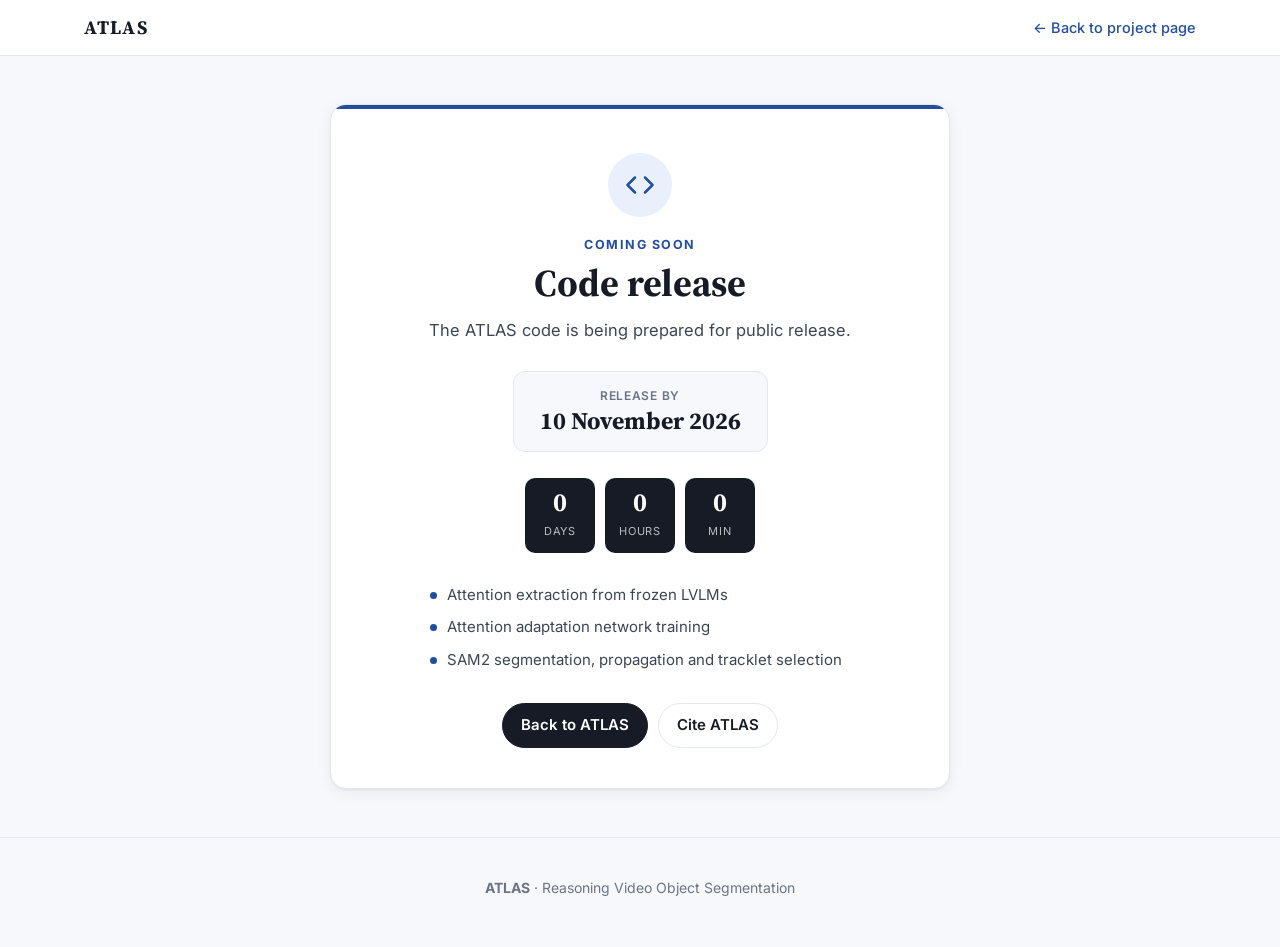
<file: coming-soon.html>
<!doctype html>
<html lang="en">
<head>
  <meta charset="utf-8">
  <meta name="viewport" content="width=device-width, initial-scale=1">
  <title>Coming Soon · ATLAS</title>
  <meta name="description" content="ATLAS code and checkpoints will be released by 10 November 2026.">
  <meta name="robots" content="noindex">
  <link rel="icon" href="data:image/svg+xml,%3Csvg xmlns='http://www.w3.org/2000/svg' viewBox='0 0 32 32'%3E%3Crect width='32' height='32' rx='7' fill='%23234e9e'/%3E%3Ctext x='16' y='23' font-family='Georgia' font-size='20' font-weight='700' fill='white' text-anchor='middle'%3EA%3C/text%3E%3C/svg%3E">
  <link rel="preconnect" href="https://fonts.googleapis.com">
  <link rel="preconnect" href="https://fonts.gstatic.com" crossorigin>
  <link href="https://fonts.googleapis.com/css2?family=Inter:wght@400;500;600;700&family=Source+Serif+4:opsz,wght@8..60,500;8..60,600;8..60,700&display=swap" rel="stylesheet">
  <link rel="stylesheet" href="css/style.css">
  <style>
    body { min-height: 100vh; display: flex; flex-direction: column; background: var(--bg-alt); }
    .cs { flex: 1; display: grid; place-items: center; padding: 48px 16px; }
    .cs-card {
      width: 100%; max-width: 620px; text-align: center; background: #fff;
      border: 1px solid var(--line); border-radius: 16px; padding: 48px 36px 40px; box-shadow: var(--shadow);
      position: relative; overflow: hidden;
    }
    .cs-card::before { content: ""; position: absolute; inset: 0 0 auto 0; height: 4px; background: var(--accent); }
    .cs-icon { width: 64px; height: 64px; margin: 0 auto 18px; border-radius: 50%; display: grid; place-items: center; background: var(--accent-soft); color: var(--accent); }
    .cs-icon svg { width: 30px; height: 30px; }
    .cs-kicker { font-size: 12.5px; font-weight: 700; letter-spacing: .12em; text-transform: uppercase; color: var(--accent); margin: 0 0 6px; }
    .cs h1 { font: 700 clamp(28px, 5vw, 38px)/1.15 var(--serif); margin: 0 0 12px; }
    .cs-lead { color: var(--ink-2); font-size: 16.5px; margin: 0 auto 26px; max-width: 470px; }
    .cs-date { display: inline-flex; flex-direction: column; padding: 14px 26px; border-radius: 12px; border: 1px solid var(--line); background: var(--bg-alt); margin-bottom: 26px; }
    .cs-date span { font-size: 12px; color: var(--muted); letter-spacing: .06em; text-transform: uppercase; font-weight: 600; }
    .cs-date b { font: 700 24px/1.3 var(--serif); color: var(--ink); }
    .cd { display: flex; justify-content: center; gap: 10px; margin: 0 0 30px; }
    .cd div { min-width: 70px; padding: 10px 6px; border-radius: 10px; background: var(--ink); color: #fff; }
    .cd b { display: block; font: 700 26px/1.1 var(--serif); font-variant-numeric: tabular-nums; }
    .cd span { font-size: 11px; letter-spacing: .08em; text-transform: uppercase; opacity: .7; }
    .cs-items { list-style: none; padding: 0; margin: 0 auto 30px; max-width: 420px; text-align: left; display: grid; gap: 8px; }
    .cs-items li { display: flex; gap: 10px; align-items: flex-start; font-size: 15px; color: var(--ink-2); }
    .cs-items li::before { content: ""; flex: none; width: 7px; height: 7px; margin-top: 9px; border-radius: 50%; background: var(--accent); }
    .cs-actions { display: flex; flex-wrap: wrap; justify-content: center; gap: 10px; }
    @media (max-width: 480px) { .cs-card { padding: 40px 20px 32px; } .cd div { min-width: 60px; } .cd b { font-size: 22px; } }
  </style>
</head>
<body>
<header class="nav scrolled">
  <div class="nav-inner">
    <a class="brand" href="index.html">ATLAS</a>
    <a href="index.html" class="nav-back" style="font-size:14.5px;font-weight:500">← Back to project page</a>
  </div>
</header>

<main class="cs">
  <section class="cs-card" aria-labelledby="cs-title">
    <div class="cs-icon" id="cs-icon" aria-hidden="true">
      <svg viewBox="0 0 24 24"><path d="M8 6l-6 6 6 6M16 6l6 6-6 6" fill="none" stroke="currentColor" stroke-width="2" stroke-linecap="round" stroke-linejoin="round"/></svg>
    </div>
    <p class="cs-kicker">Coming soon</p>
    <h1 id="cs-title">Code release</h1>
    <p class="cs-lead" id="cs-lead">The ATLAS code is being prepared for public release.</p>

    <div class="cs-date"><span>Release by</span><b><time datetime="2026-11-10">10 November 2026</time></b></div>

    <div class="cd" id="countdown" aria-live="polite" hidden>
      <div><b id="cd-d">0</b><span>days</span></div>
      <div><b id="cd-h">0</b><span>hours</span></div>
      <div><b id="cd-m">0</b><span>min</span></div>
    </div>

    <ul class="cs-items" id="cs-items">
      <li>Attention extraction from frozen LVLMs</li>
      <li>Attention adaptation network training</li>
      <li>SAM2 segmentation, propagation and tracklet selection</li>
    </ul>

    <div class="cs-actions">
      <a class="btn" href="index.html">Back to ATLAS</a>
      <a class="btn ghost" href="index.html#citation">Cite ATLAS</a>
    </div>
  </section>
</main>

<footer class="footer">
  <div class="wrap"><p><b>ATLAS</b> · Reasoning Video Object Segmentation</p></div>
</footer>

<script>
(function () {
  var item = new URLSearchParams(location.search).get('item');
  if (item === 'checkpoints') {
    document.title = 'Checkpoints Coming Soon · ATLAS';
    document.getElementById('cs-title').textContent = 'Model checkpoints';
    document.getElementById('cs-lead').textContent = 'The trained ATLAS adapter weights are being prepared for public release.';
    document.getElementById('cs-items').innerHTML =
      '<li>Trained attention adaptation network (U-Net) weights</li>';
    document.getElementById('cs-icon').innerHTML =
      '<svg viewBox="0 0 24 24"><path d="M12 3v12m0 0l-5-5m5 5l5-5M4 19h16" fill="none" stroke="currentColor" stroke-width="2" stroke-linecap="round" stroke-linejoin="round"/></svg>';
  } else {
    document.title = 'Code Coming Soon · ATLAS';
  }

  // Countdown to the end of 10 November 2026 (AoE-agnostic: local midnight).
  var target = new Date(2026, 10, 10, 23, 59, 59).getTime();
  var cd = document.getElementById('countdown');
  function tick() {
    var ms = target - Date.now();
    if (ms <= 0) { cd.hidden = true; return; }
    cd.hidden = false;
    var m = Math.floor(ms / 60000);
    document.getElementById('cd-d').textContent = Math.floor(m / 1440);
    document.getElementById('cd-h').textContent = Math.floor(m % 1440 / 60);
    document.getElementById('cd-m').textContent = m % 60;
  }
  tick(); setInterval(tick, 30000);
})();
</script>
</body>
</html>
</file>
<file: css/style.css>
:root {
  --bg: #ffffff;
  --bg-alt: #f6f8fb;
  --ink: #161b26;
  --ink-2: #3c4555;
  --muted: #6b7486;
  --line: #e3e7ee;
  --accent: #234e9e;
  --accent-2: #1a3d7e;
  --accent-soft: #eaf0fb;
  --ours: #eef4ff;
  --good: #1f7a46;
  --bad: #b4372f;
  --radius: 10px;
  --shadow: 0 1px 2px rgba(16, 24, 40, .05), 0 4px 16px rgba(16, 24, 40, .06);
  --serif: "Source Serif 4", Georgia, "Times New Roman", serif;
  --sans: Inter, system-ui, -apple-system, "Segoe UI", Roboto, sans-serif;
  --mono: "JetBrains Mono", Menlo, Consolas, monospace;
  --navh: 56px;
}

* { box-sizing: border-box; }
html { scroll-behavior: smooth; scroll-padding-top: calc(var(--navh) + 12px); }
@media (prefers-reduced-motion: reduce) { html { scroll-behavior: auto; } }
body {
  margin: 0; background: var(--bg); color: var(--ink);
  font: 16px/1.65 var(--sans); -webkit-font-smoothing: antialiased;
}
img { max-width: 100%; height: auto; display: block; }
a { color: var(--accent); text-decoration: none; }
a:hover { text-decoration: underline; }
:focus-visible { outline: 2px solid var(--accent); outline-offset: 3px; border-radius: 4px; }
sup { font-size: .7em; }

.skip { position: absolute; left: -999px; top: 8px; background: var(--accent); color: #fff; padding: 8px 14px; border-radius: 6px; z-index: 100; }
.skip:focus { left: 12px; }

.wrap { max-width: 1160px; margin: 0 auto; padding: 0 24px; }
.wrap.narrow { max-width: 860px; }
.narrow-text { max-width: 760px; margin-left: auto; margin-right: auto; }
.center { text-align: center; }
.muted { color: var(--muted); }

/* ---------- nav ---------- */
.nav {
  position: sticky; top: 0; z-index: 50; height: var(--navh);
  background: rgba(255, 255, 255, .92); backdrop-filter: saturate(160%) blur(8px);
  border-bottom: 1px solid transparent; transition: border-color .2s;
}
.nav.scrolled { border-bottom-color: var(--line); }
.nav-inner { max-width: 1160px; margin: 0 auto; padding: 0 24px; height: 100%; display: flex; align-items: center; justify-content: space-between; }
.brand { font: 700 19px/1 var(--serif); letter-spacing: .06em; color: var(--ink); }
.brand:hover { text-decoration: none; }
.nav-links { display: flex; gap: 4px; }
.nav-links a { color: var(--ink-2); font-size: 14.5px; font-weight: 500; padding: 6px 11px; border-radius: 6px; }
.nav-links a:hover { background: var(--bg-alt); text-decoration: none; color: var(--ink); }
.nav-links a.active { color: var(--accent); background: var(--accent-soft); }
.nav-toggle { display: none; background: none; border: 0; padding: 8px; cursor: pointer; }
.nav-toggle span { display: block; width: 22px; height: 2px; background: var(--ink); margin: 4px 0; border-radius: 2px; transition: transform .2s, opacity .2s; }

/* ---------- hero ---------- */
.hero { padding: 56px 0 24px; }
.venue { margin: 0 0 6px; font-size: 13px; font-weight: 600; letter-spacing: .08em; text-transform: uppercase; color: var(--accent); }
.acronym { margin: 0; font: 700 clamp(56px, 9vw, 92px)/1 var(--serif); letter-spacing: .04em; color: var(--ink); }
.title { margin: 14px auto 6px; font: 600 clamp(21px, 2.8vw, 30px)/1.3 var(--serif); max-width: 760px; }
.expansion { margin: 0 0 22px; color: var(--muted); font-size: 15px; }
.expansion b { color: var(--accent); font-weight: 700; }
.authors { margin: 0; font-size: 17.5px; display: flex; flex-wrap: wrap; justify-content: center; gap: 4px 22px; }
.affils { margin: 6px 0 0; color: var(--muted); font-size: 14.5px; display: flex; flex-wrap: wrap; justify-content: center; gap: 2px 18px; }
.links { display: flex; flex-wrap: wrap; justify-content: center; gap: 10px; margin: 26px 0 8px; }
.btn {
  display: inline-flex; align-items: center; gap: 8px; padding: 9px 18px; border-radius: 999px;
  background: var(--ink); color: #fff; font-weight: 600; font-size: 15px; border: 1px solid var(--ink);
  transition: transform .15s, background .15s;
}
.btn svg { width: 18px; height: 18px; }
.btn:hover { text-decoration: none; background: var(--accent); border-color: var(--accent); transform: translateY(-1px); }
.btn.ghost { background: #fff; color: var(--ink); border-color: var(--line); }
.btn.ghost:hover { color: #fff; }

.teaser { margin-top: 30px; }
.teaser-fig { margin: 0 auto; max-width: 900px; }
.teaser-flow { display: flex; flex-wrap: wrap; justify-content: center; align-items: center; gap: 6px 8px; margin-bottom: 14px; font-size: 13.5px; }
.teaser-flow span { padding: 4px 11px; border: 1px solid var(--line); border-radius: 999px; background: var(--bg-alt); color: var(--ink-2); }
.teaser-flow span.hl { background: var(--accent); border-color: var(--accent); color: #fff; font-weight: 600; }
.teaser-flow i { font-style: normal; color: var(--muted); }
.teaser-fig img { width: 100%; border-radius: var(--radius); box-shadow: var(--shadow); background: #111; }
figcaption { color: var(--ink-2); font-size: 14.5px; line-height: 1.55; margin-top: 12px; }
.teaser-fig figcaption { text-align: center; max-width: 780px; margin: 14px auto 0; }

/* ---------- sections ---------- */
.section { padding: 72px 0; }
.section.alt { background: var(--bg-alt); border-top: 1px solid var(--line); border-bottom: 1px solid var(--line); }
h2 { font: 700 clamp(26px, 3.2vw, 34px)/1.2 var(--serif); text-align: center; margin: 0 0 14px; }
h3 { font: 600 19px/1.3 var(--serif); margin: 0 0 8px; }
h3.sub { font-size: 21px; margin: 44px 0 14px; }
h4 { margin: 0 0 6px; font-size: 15.5px; font-weight: 700; }
.lead { color: var(--ink-2); font-size: 17px; margin: 0 auto 34px; }
.abstract { text-align: justify; hyphens: auto; font-size: 16.5px; line-height: 1.75; color: var(--ink-2); }
.m { font-family: var(--serif); font-style: italic; white-space: nowrap; }
.note { color: var(--ink-2); font-size: 14.5px; }

/* cards */
.cards { display: grid; gap: 18px; }
.cards.three { grid-template-columns: repeat(3, 1fr); }
.card { background: #fff; border: 1px solid var(--line); border-radius: var(--radius); padding: 22px 22px 18px; }
.card p { margin: 0; color: var(--ink-2); font-size: 15px; }
.card.accent { border-top: 3px solid var(--accent); }
.card-tag { display: inline-block; font-size: 12px; font-weight: 700; letter-spacing: .03em; padding: 2px 9px; border-radius: 999px; margin-bottom: 10px; }
.card-tag.bad { color: var(--bad); background: #fbecea; }
.callout { margin: 26px auto 0; max-width: 900px; padding: 18px 22px; border-left: 4px solid var(--accent); background: #fff; border-radius: 0 var(--radius) var(--radius) 0; }
.callout p { margin: 0; color: var(--ink-2); }

/* architecture */
.arch { margin: 10px auto 0; }
.arch a { display: block; background: #fff; border: 1px solid var(--line); border-radius: var(--radius); padding: 14px; box-shadow: var(--shadow); }
.arch img { width: 100%; }
.arch figcaption { max-width: 900px; margin: 14px auto 0; text-align: center; }
.method-text { margin-top: 26px; }
.method-text p { color: var(--ink-2); }

/* steps */
.steps { list-style: none; padding: 0; margin: 0; display: grid; grid-template-columns: repeat(auto-fit, minmax(240px, 1fr)); gap: 14px; counter-reset: s; }
.steps li { position: relative; background: #fff; border: 1px solid var(--line); border-radius: var(--radius); padding: 18px 18px 14px 18px; }
.steps li p { margin: 0; font-size: 14.5px; color: var(--ink-2); }
.steps .num { display: inline-grid; place-items: center; width: 26px; height: 26px; border-radius: 50%; background: var(--accent); color: #fff; font-size: 13px; font-weight: 700; margin-bottom: 8px; }

.details { margin-top: 26px; display: grid; gap: 10px; }
details { background: #fff; border: 1px solid var(--line); border-radius: var(--radius); }
summary { cursor: pointer; padding: 13px 18px; font-weight: 600; list-style: none; }
summary::-webkit-details-marker { display: none; }
summary::before { content: "+"; display: inline-block; width: 18px; color: var(--accent); font-weight: 700; }
details[open] summary::before { content: "–"; }
.details-body { padding: 0 20px 14px; color: var(--ink-2); font-size: 15px; }
.details-body ul { margin: 0; padding-left: 18px; }
.details-body li { margin: 4px 0; }
.prompt { white-space: pre-wrap; font: 13.5px/1.6 var(--mono); background: var(--bg-alt); padding: 14px 16px; border-radius: 8px; margin: 0; }

/* stats */
.stat-row { display: grid; grid-template-columns: repeat(4, 1fr); gap: 14px; margin-top: 30px; }
.stat { text-align: center; padding: 18px 10px; border-radius: var(--radius); background: #fff; border: 1px solid var(--line); }
.stat b { display: block; font: 700 28px/1.2 var(--serif); color: var(--accent); }
.stat span { font-size: 13px; color: var(--muted); line-height: 1.4; }

/* gallery */
.gallery { display: grid; grid-template-columns: 1fr 1fr; gap: 22px; }
.g-item { margin: 0; background: #fff; border: 1px solid var(--line); border-radius: var(--radius); overflow: hidden; box-shadow: var(--shadow); }
.g-item.wide { grid-column: 1 / -1; }
.g-item.wide img { max-width: 920px; margin: 0 auto; }
.g-item img { width: 100%; aspect-ratio: 800 / 503; object-fit: contain; background: #0d0f14; }
.query { padding: 14px 18px; font-family: var(--serif); font-style: italic; font-size: 16px; color: var(--ink); border-bottom: 1px solid var(--line); }
.q-label { font: 700 11px/1 var(--sans); font-style: normal; letter-spacing: .08em; text-transform: uppercase; color: var(--accent); background: var(--accent-soft); padding: 4px 7px; border-radius: 4px; margin-right: 10px; vertical-align: 2px; }
.g-item figcaption { margin: 0; padding: 12px 18px 16px; }
.pill { display: inline-block; font-size: 11.5px; font-weight: 600; padding: 2px 8px; border-radius: 999px; background: var(--bg-alt); border: 1px solid var(--line); color: var(--ink-2); margin-right: 6px; }

/* tables */
.table-wrap { overflow-x: auto; -webkit-overflow-scrolling: touch; border: 1px solid var(--line); border-radius: var(--radius); background: #fff; }
table.results { border-collapse: collapse; width: 100%; font-size: 13.5px; font-variant-numeric: tabular-nums; }
table.results caption { caption-side: top; text-align: left; padding: 12px 14px 10px; color: var(--ink-2); font-size: 13.5px; line-height: 1.5; }
table.results caption.sr { position: absolute; width: 1px; height: 1px; overflow: hidden; clip: rect(0 0 0 0); }
table.results th, table.results td { padding: 6px 9px; text-align: center; white-space: nowrap; }
table.results thead th { font-weight: 600; background: #fafbfd; border-bottom: 1px solid var(--line); }
table.results thead tr:first-child th { border-top: 1px solid var(--line); }
table.results .l { text-align: left; }
table.results tbody tr:hover td { background: #fafbfd; }
table.results tr.group td { background: var(--bg-alt); font-weight: 600; font-size: 12.5px; letter-spacing: .03em; color: var(--ink-2); text-align: center; border-top: 1px solid var(--line); border-bottom: 1px solid var(--line); }
table.results tr.sep td { border-top: 1px solid var(--line); }
table.results tr.ours td { background: var(--ours); }
table.results tr.ours td:first-child { font-weight: 700; color: var(--accent-2); box-shadow: inset 3px 0 0 var(--accent); }
table.results td.hl { background: var(--ours); }
table.results th[colspan] { border-left: 1px solid var(--line); }
table.compact { font-size: 13px; }

.two-col { display: grid; grid-template-columns: 1.1fr 1fr; gap: 28px; align-items: start; }
.two-col > *, .abl-grid > *, .gallery > *, .cards > * { min-width: 0; }
.two-col.tight { grid-template-columns: 1fr 1.3fr; align-items: center; }

/* ablations */
.abl-grid { display: grid; grid-template-columns: 1fr 1fr; gap: 22px; }
.abl { background: #fff; border: 1px solid var(--line); border-radius: var(--radius); padding: 22px; }
.abl > p { color: var(--ink-2); font-size: 14.5px; margin: 14px 0 0; }
.abl .table-wrap { margin-top: 14px; }
.bars { display: grid; gap: 6px; }
.bar { display: grid; grid-template-columns: 150px 1fr 40px; align-items: center; gap: 10px; font-size: 13px; }
.bar .bl { color: var(--ink-2); text-align: right; white-space: nowrap; overflow: hidden; text-overflow: ellipsis; }
.bar .bt { height: 14px; background: var(--bg-alt); border-radius: 3px; overflow: hidden; }
.bar .bt i { display: block; height: 100%; width: calc((var(--v) - var(--min, 0)) / (var(--max, 100) - var(--min, 0)) * 100%); background: #9fb3d6; border-radius: 3px; }
.bar b { font-weight: 600; font-variant-numeric: tabular-nums; }
.bar.ours .bt i { background: var(--accent); }
.bar.ours .bl, .bar.ours b { color: var(--accent); font-weight: 700; }
.bar.oracle .bt i { background: repeating-linear-gradient(45deg, #c7cfdc 0 4px, #e3e7ee 4px 8px); }
.bar.oracle .bl { font-style: italic; }
.bars-cap { font-size: 12px !important; color: var(--muted) !important; margin: 6px 0 0 !important; text-align: right; }
.spark { width: 100%; max-width: 420px; display: block; margin: 14px auto 0; }
.spark .ax line { stroke: var(--line); }
.spark polyline { fill: none; stroke: var(--accent); stroke-width: 2.2; }
.spark .pts circle { fill: #fff; stroke: var(--accent); stroke-width: 2; }
.spark .pts circle.best { fill: var(--accent); }
.spark .lab text { font: 11px var(--sans); fill: var(--muted); text-anchor: middle; }

/* resources */
.res-grid { display: grid; grid-template-columns: repeat(3, 1fr); gap: 16px; }
.res { display: block; padding: 24px; border: 1px solid var(--line); border-radius: var(--radius); background: #fff; transition: border-color .15s, transform .15s, box-shadow .15s; }
.res:hover { text-decoration: none; border-color: var(--accent); transform: translateY(-2px); box-shadow: var(--shadow); }
.res-k { display: block; font: 700 21px/1.2 var(--serif); color: var(--ink); margin-bottom: 6px; }
.res-k::after { content: " →"; color: var(--accent); }
.res-d { color: var(--muted); font-size: 14.5px; }

/* citation */
.bib { position: relative; }
.bib pre { margin: 0; background: #11151d; color: #e6e9ef; padding: 22px 20px; border-radius: var(--radius); overflow-x: auto; font: 13.5px/1.6 var(--mono); }
.copy { position: absolute; top: 10px; right: 10px; background: #2a3140; color: #fff; border: 1px solid #3a4253; font: 600 12.5px var(--sans); padding: 6px 12px; border-radius: 6px; cursor: pointer; }
.copy:hover { background: var(--accent); border-color: var(--accent); }
.copy.done { background: var(--good); border-color: var(--good); }

.footer { padding: 34px 0 44px; text-align: center; color: var(--muted); font-size: 14px; border-top: 1px solid var(--line); }
.footer p { margin: 4px 0; }
.flinks a { margin: 0 10px; }

/* ---------- responsive ---------- */
@media (max-width: 960px) {
  .cards.three, .res-grid { grid-template-columns: 1fr; }
  .stat-row { grid-template-columns: 1fr 1fr; }
  .two-col, .two-col.tight, .abl-grid { grid-template-columns: 1fr; }
}
@media (max-width: 760px) {
  .nav-toggle { display: block; }
  .nav-links {
    position: absolute; top: var(--navh); left: 0; right: 0; flex-direction: column; gap: 0;
    background: #fff; border-bottom: 1px solid var(--line); padding: 6px 12px 12px; display: none;
  }
  .nav-links.open { display: flex; }
  .nav-links a { padding: 10px 12px; }
  .nav-toggle[aria-expanded="true"] span:nth-child(1) { transform: translateY(6px) rotate(45deg); }
  .nav-toggle[aria-expanded="true"] span:nth-child(2) { opacity: 0; }
  .nav-toggle[aria-expanded="true"] span:nth-child(3) { transform: translateY(-6px) rotate(-45deg); }
  .gallery { grid-template-columns: 1fr; }
  .section { padding: 52px 0; }
  .wrap, .nav-inner { padding: 0 16px; }
  .hero { padding-top: 36px; }
  .abstract { text-align: left; }
  .bar { grid-template-columns: 110px 1fr 36px; }
  .arch a { padding: 6px; }
  .teaser-flow i { display: none; }
}
</file>
